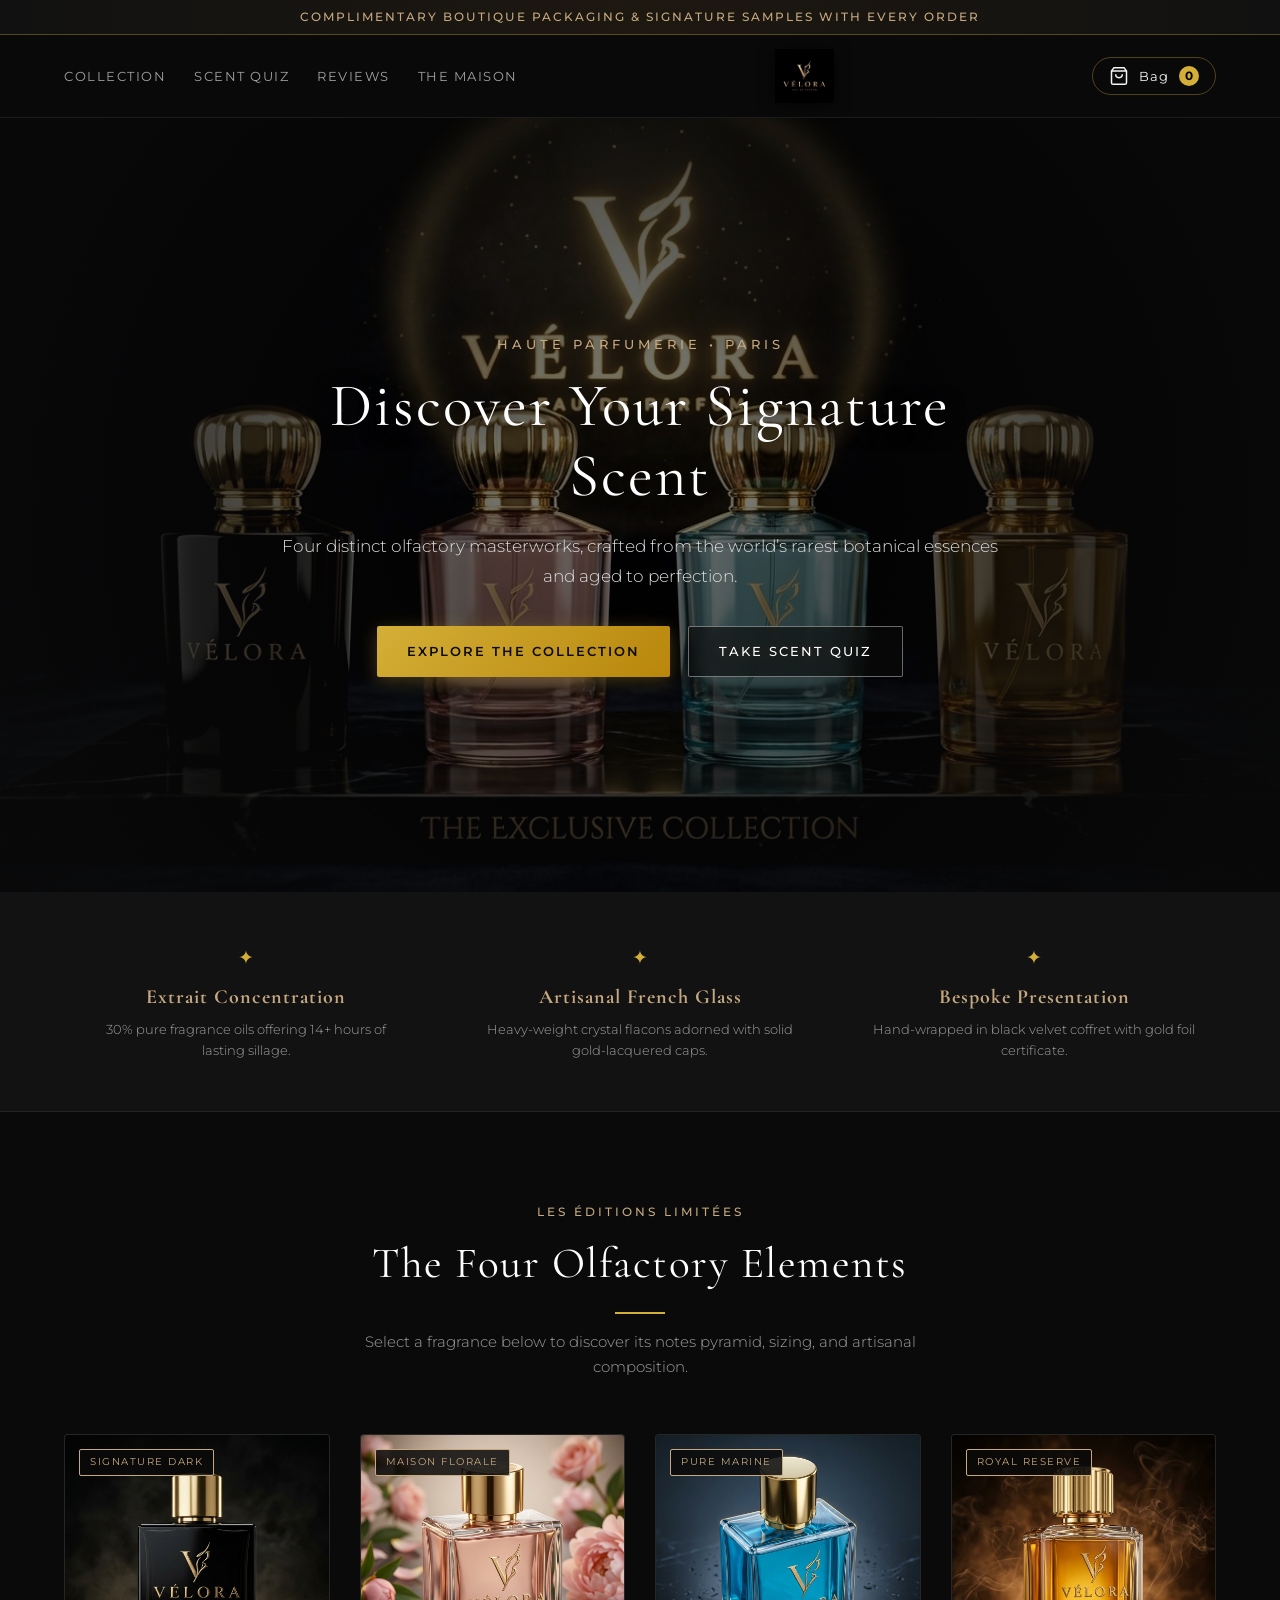
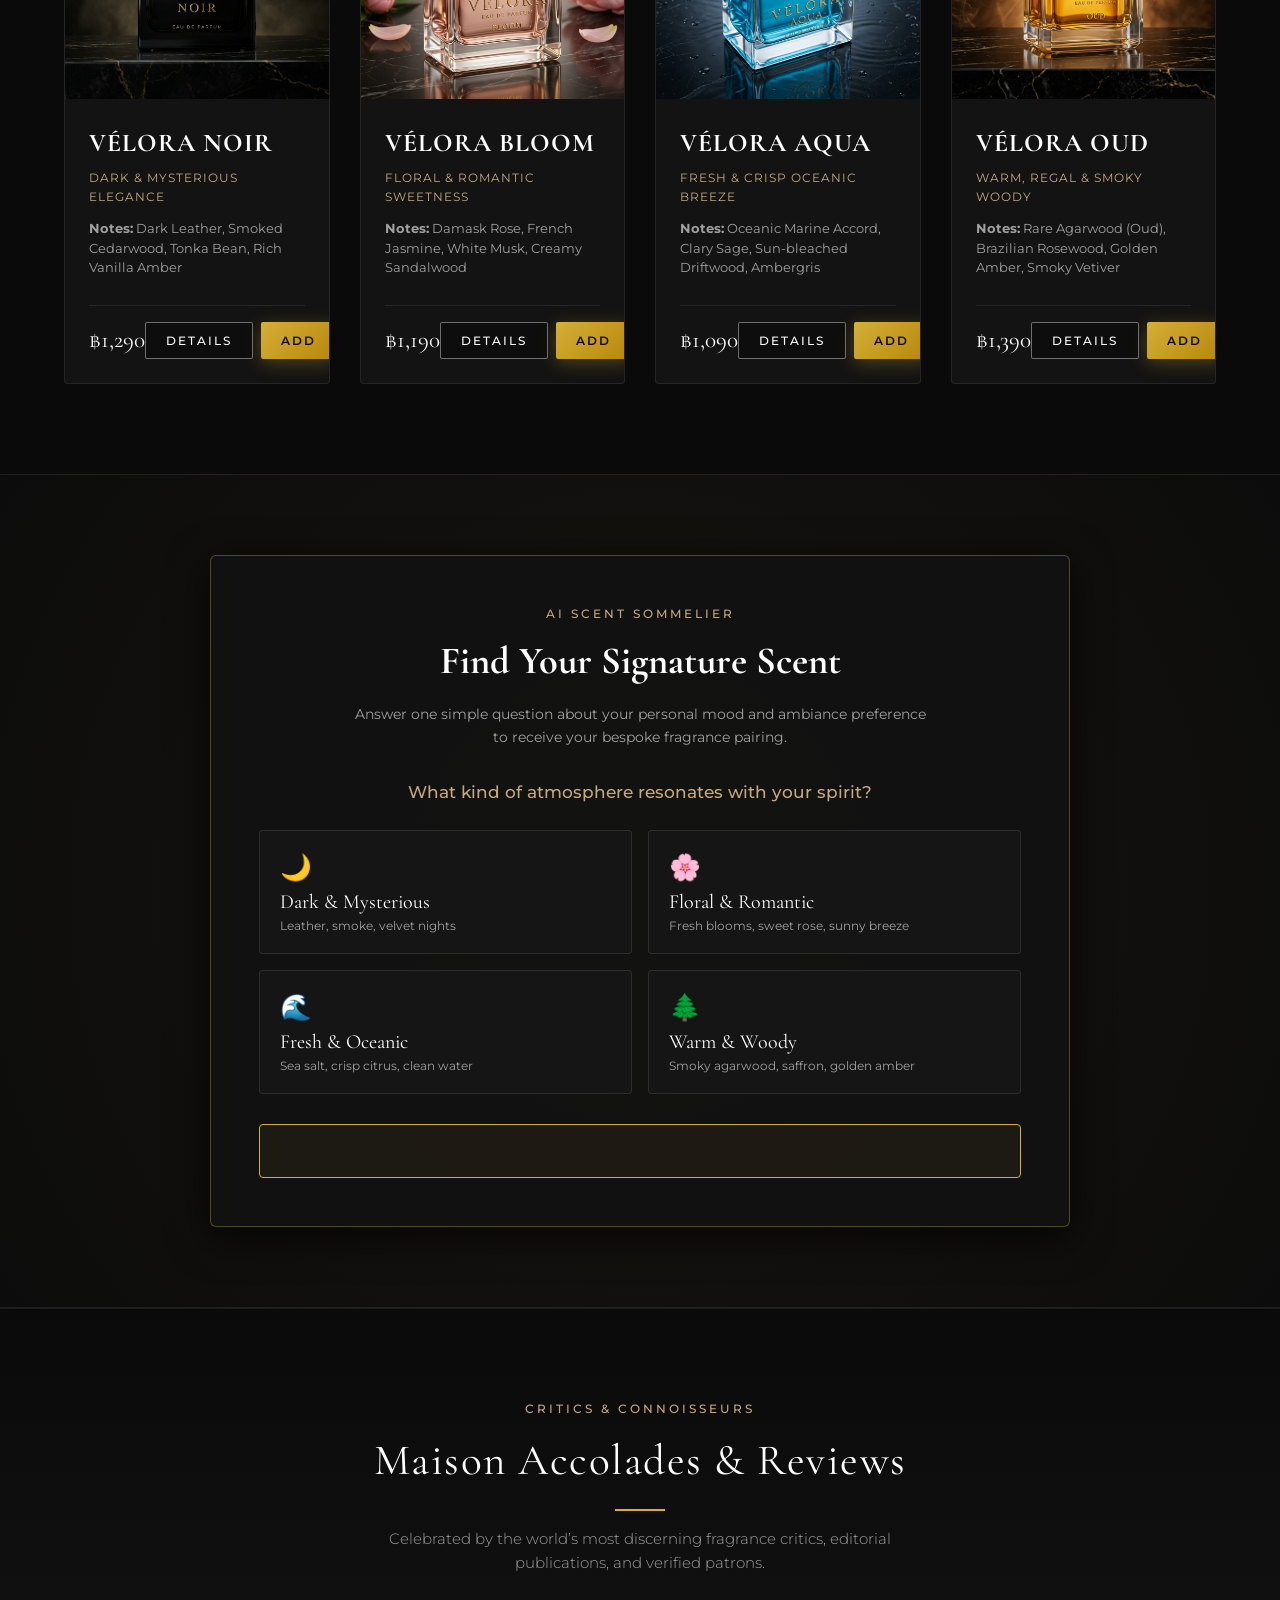
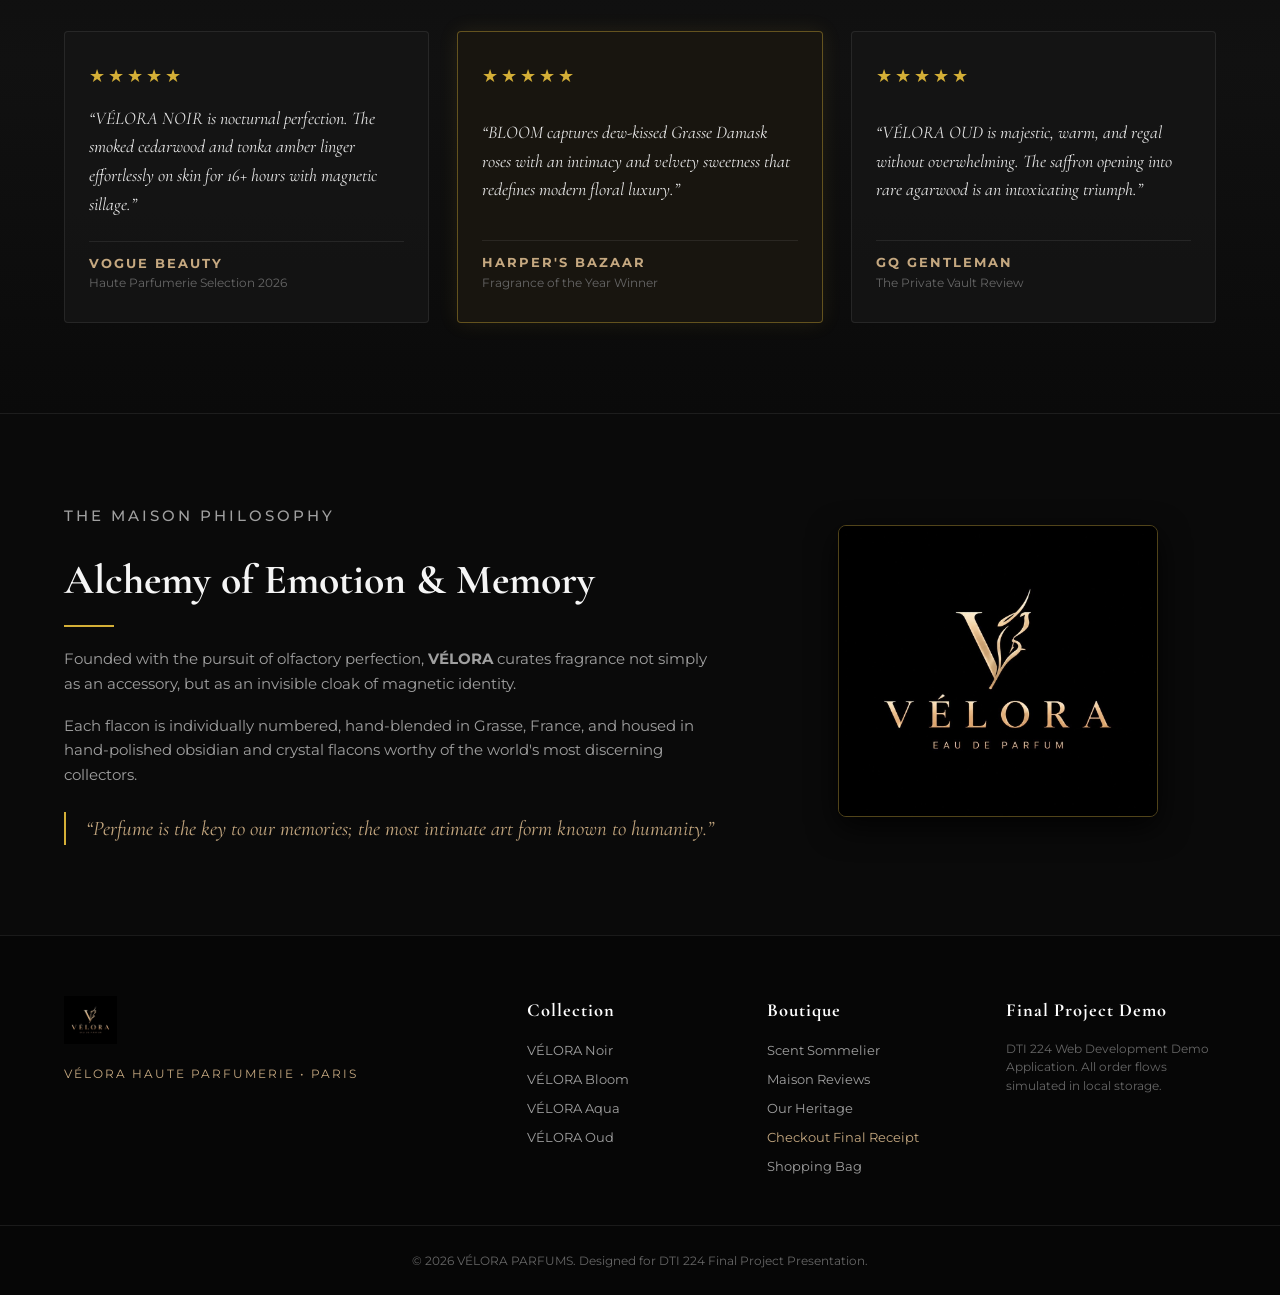
<file: index.html>
<!DOCTYPE html>
<html lang="en">
<head>
  <meta charset="UTF-8" />
  <meta name="viewport" content="width=device-width, initial-scale=1.0" />
  <title>VÉLORA Parfums — Haute Parfumerie</title>
  <link rel="preconnect" href="https://fonts.googleapis.com">
  <link rel="preconnect" href="https://fonts.gstatic.com">
  <link href="https://fonts.googleapis.com/css2?family=Cormorant+Garamond:ital,wght@0,300;0,400;0,600;0,700;1,400&family=Montserrat:wght@200;300;400;500;600&display=swap" rel="stylesheet">
  <link rel="stylesheet" href="style.css" />
</head>
<body>
  <!-- Top Announcement Bar -->
  <div class="top-bar">
    <span>COMPLIMENTARY BOUTIQUE PACKAGING & SIGNATURE SAMPLES WITH EVERY ORDER</span>
  </div>

  <!-- Navigation -->
  <header class="header">
    <div class="container nav-container">
      <div class="nav-left">
        <a href="#collection" class="nav-link">Collection</a>
        <a href="#quiz" class="nav-link">Scent Quiz</a>
        <a href="#reviews" class="nav-link">Reviews</a>
        <a href="#story" class="nav-link">The Maison</a>
      </div>

      <a href="#" class="brand-logo">
        <img src="assets/images/logo.jpg" alt="VÉLORA Parfums Logo" class="nav-logo-img" />
      </a>

      <div class="nav-right">
        <button id="cartBtn" class="cart-btn" aria-label="View Shopping Bag">
          <svg class="cart-icon" width="20" height="20" viewBox="0 0 24 24" fill="none" stroke="currentColor" stroke-width="1.8">
            <path d="M6 2L3 6v14a2 2 0 0 0 2 2h14a2 2 0 0 0 2-2V6l-3-4z"></path>
            <line x1="3" y1="6" x2="21" y2="6"></line>
            <path d="M16 10a4 4 0 0 1-8 0"></path>
          </svg>
          <span class="cart-label">Bag</span>
          <span id="cartCount" class="cart-badge">0</span>
        </button>
      </div>
    </div>
  </header>

  <!-- Hero Section -->
  <section class="hero-section">
    <div class="hero-image-wrap">
      <img src="assets/images/hero.jpg" alt="VÉLORA The Exclusive Collection" class="hero-bg-img" />
      <div class="hero-overlay"></div>
    </div>
    <div class="hero-content">
      <p class="hero-eyebrow">HAUTE PARFUMERIE • PARIS</p>
      <h1 class="hero-title">Discover Your Signature Scent</h1>
      <p class="hero-subtitle">Four distinct olfactory masterworks, crafted from the world’s rarest botanical essences and aged to perfection.</p>
      <div class="hero-actions">
        <a href="#collection" class="btn btn-gold">Explore The Collection</a>
        <a href="#quiz" class="btn btn-outline">Take Scent Quiz</a>
      </div>
    </div>
  </section>

  <!-- Brand Highlights Banner -->
  <section class="perks-section">
    <div class="container perks-grid">
      <div class="perk-item">
        <span class="perk-icon">✦</span>
        <h4>Extrait Concentration</h4>
        <p>30% pure fragrance oils offering 14+ hours of lasting sillage.</p>
      </div>
      <div class="perk-item">
        <span class="perk-icon">✦</span>
        <h4>Artisanal French Glass</h4>
        <p>Heavy-weight crystal flacons adorned with solid gold-lacquered caps.</p>
      </div>
      <div class="perk-item">
        <span class="perk-icon">✦</span>
        <h4>Bespoke Presentation</h4>
        <p>Hand-wrapped in black velvet coffret with gold foil certificate.</p>
      </div>
    </div>
  </section>

  <!-- Collection Section -->
  <section id="collection" class="collection-section">
    <div class="container">
      <div class="section-header">
        <p class="section-tag">LES ÉDITIONS LIMITÉES</p>
        <h2 class="section-title">The Four Olfactory Elements</h2>
        <div class="gold-divider"></div>
        <p class="section-desc">Select a fragrance below to discover its notes pyramid, sizing, and artisanal composition.</p>
      </div>

      <div class="products-grid" id="productsGrid">
        <!-- Injected via JavaScript -->
      </div>
    </div>
  </section>

  <!-- Scent Quiz Section -->
  <section id="quiz" class="quiz-section">
    <div class="container quiz-container">
      <div class="quiz-card">
        <div class="quiz-header">
          <p class="section-tag">AI SCENT SOMMELIER</p>
          <h2 class="quiz-title">Find Your Signature Scent</h2>
          <p class="quiz-subtitle">Answer one simple question about your personal mood and ambiance preference to receive your bespoke fragrance pairing.</p>
        </div>

        <div class="quiz-body">
          <p class="quiz-prompt">What kind of atmosphere resonates with your spirit?</p>
          <div class="quiz-options">
            <button class="quiz-option-btn" data-perfume="noir">
              <span class="option-icon">🌙</span>
              <span class="option-title">Dark & Mysterious</span>
              <span class="option-desc">Leather, smoke, velvet nights</span>
            </button>
            <button class="quiz-option-btn" data-perfume="bloom">
              <span class="option-icon">🌸</span>
              <span class="option-title">Floral & Romantic</span>
              <span class="option-desc">Fresh blooms, sweet rose, sunny breeze</span>
            </button>
            <button class="quiz-option-btn" data-perfume="aqua">
              <span class="option-icon">🌊</span>
              <span class="option-title">Fresh & Oceanic</span>
              <span class="option-desc">Sea salt, crisp citrus, clean water</span>
            </button>
            <button class="quiz-option-btn" data-perfume="oud">
              <span class="option-icon">🌲</span>
              <span class="option-title">Warm & Woody</span>
              <span class="option-desc">Smoky agarwood, saffron, golden amber</span>
            </button>
          </div>

          <div id="quizResult" class="quiz-result hidden">
            <!-- Populated on quiz selection -->
          </div>
        </div>
      </div>
    </div>
  </section>

  <!-- Customer Reviews & Editorial Accolades -->
  <section id="reviews" class="reviews-section">
    <div class="container">
      <div class="section-header">
        <p class="section-tag">CRITICS & CONNOISSEURS</p>
        <h2 class="section-title">Maison Accolades & Reviews</h2>
        <div class="gold-divider"></div>
        <p class="section-desc">Celebrated by the world’s most discerning fragrance critics, editorial publications, and verified patrons.</p>
      </div>

      <div class="reviews-grid">
        <div class="review-card">
          <div class="review-stars">★★★★★</div>
          <p class="review-quote">“VÉLORA NOIR is nocturnal perfection. The smoked cedarwood and tonka amber linger effortlessly on skin for 16+ hours with magnetic sillage.”</p>
          <div class="review-author">
            <strong>VOGUE BEAUTY</strong>
            <span>Haute Parfumerie Selection 2026</span>
          </div>
        </div>

        <div class="review-card highlight-review">
          <div class="review-stars">★★★★★</div>
          <p class="review-quote">“BLOOM captures dew-kissed Grasse Damask roses with an intimacy and velvety sweetness that redefines modern floral luxury.”</p>
          <div class="review-author">
            <strong>HARPER'S BAZAAR</strong>
            <span>Fragrance of the Year Winner</span>
          </div>
        </div>

        <div class="review-card">
          <div class="review-stars">★★★★★</div>
          <p class="review-quote">“VÉLORA OUD is majestic, warm, and regal without overwhelming. The saffron opening into rare agarwood is an intoxicating triumph.”</p>
          <div class="review-author">
            <strong>GQ GENTLEMAN</strong>
            <span>The Private Vault Review</span>
          </div>
        </div>
      </div>
    </div>
  </section>

  <!-- The Maison Story -->
  <section id="story" class="story-section">
    <div class="container story-grid">
      <div class="story-text">
        <p class="section-tag">THE MAISON PHILOSOPHY</p>
        <h2 class="story-title">Alchemy of Emotion & Memory</h2>
        <div class="gold-divider-left"></div>
        <p>Founded with the pursuit of olfactory perfection, <strong>VÉLORA</strong> curates fragrance not simply as an accessory, but as an invisible cloak of magnetic identity.</p>
        <p>Each flacon is individually numbered, hand-blended in Grasse, France, and housed in hand-polished obsidian and crystal flacons worthy of the world's most discerning collectors.</p>
        <div class="story-quote">
          “Perfume is the key to our memories; the most intimate art form known to humanity.”
        </div>
      </div>
      <div class="story-image-wrap">
        <img src="assets/images/logo.jpg" alt="VÉLORA Emblem" class="story-img" />
      </div>
    </div>
  </section>

  <!-- Footer -->
  <footer class="footer">
    <div class="container footer-content">
      <div class="footer-brand">
        <img src="assets/images/logo.jpg" alt="VÉLORA" class="footer-logo-img" />
        <p>VÉLORA HAUTE PARFUMERIE • PARIS</p>
      </div>
      <div class="footer-links">
        <div class="col">
          <h5>Collection</h5>
          <a href="#collection">VÉLORA Noir</a>
          <a href="#collection">VÉLORA Bloom</a>
          <a href="#collection">VÉLORA Aqua</a>
          <a href="#collection">VÉLORA Oud</a>
        </div>
        <div class="col">
          <h5>Boutique</h5>
          <a href="#quiz">Scent Sommelier</a>
          <a href="#reviews">Maison Reviews</a>
          <a href="#story">Our Heritage</a>
          <a href="receipt.html" class="gold-link">Checkout Final Receipt</a>
          <a href="#cartBtn" id="footerBagLink">Shopping Bag</a>
        </div>
        <div class="col">
          <h5>Final Project Demo</h5>
          <p class="footer-note">DTI 224 Web Development Demo Application. All order flows simulated in local storage.</p>
        </div>
      </div>
    </div>
    <div class="footer-bottom">
      <p>© 2026 VÉLORA PARFUMS. Designed for DTI 224 Final Project Presentation.</p>
    </div>
  </footer>

  <!-- Product Detail Modal -->
  <div id="productModal" class="modal-backdrop hidden">
    <div class="modal-box product-modal-box">
      <button class="modal-close" id="closeProductModalBtn">&times;</button>
      <div class="modal-product-content" id="modalProductContent">
        <!-- Injected dynamically -->
      </div>
    </div>
  </div>

  <!-- Shopping Cart Drawer -->
  <div id="cartDrawer" class="cart-drawer-backdrop hidden">
    <div class="cart-drawer">
      <div class="cart-drawer-header">
        <div class="cart-drawer-title-wrap">
          <h3 class="cart-drawer-title">Your Fragrance Bag</h3>
          <span id="cartDrawerCount" class="cart-item-count">0 items</span>
        </div>
        <button class="drawer-close" id="closeCartBtn">&times;</button>
      </div>

      <div class="cart-items" id="cartItemsList">
        <!-- Dynamic Items -->
      </div>

      <div class="cart-drawer-footer">
        <div class="cart-summary-line">
          <span>Complimentary Delivery</span>
          <span class="gold-text">FREE</span>
        </div>
        <div class="cart-summary-line subtotal-line">
          <span>Subtotal</span>
          <span id="cartSubtotal" class="subtotal-val">฿0</span>
        </div>
        <button id="checkoutBtn" class="btn btn-gold btn-block" onclick="openCheckout()">Proceed to Checkout</button>
      </div>
    </div>
  </div>

  <!-- Checkout Modal -->
  <div id="checkoutModal" class="modal-backdrop hidden">
    <div class="modal-box checkout-modal-box">
      <button class="modal-close" id="closeCheckoutBtn">&times;</button>
      
      <!-- Checkout Form View -->
      <div id="checkoutFormView">
        <div class="checkout-header">
          <div class="checkout-header-flex">
            <div>
              <p class="section-tag">BOUTIQUE CHECKOUT</p>
              <h3 class="checkout-title">Complete Your Acquisition</h3>
              <p class="checkout-desc">Enter your delivery details and choose your bespoke payment preference.</p>
            </div>
            <button type="button" class="btn btn-outline btn-sm autofill-btn" onclick="autoFillDemoData()" title="Quick fill realistic data for presentation">
              <span>⚡ Auto-Fill Demo</span>
            </button>
          </div>
        </div>

        <form id="checkoutForm" onsubmit="handlePlaceOrder(event)">
          <div class="checkout-grid-layout">
            <!-- Left Column: Customer & Delivery Details -->
            <div class="checkout-main-col">
              <!-- Step 1: Client Information -->
              <div class="checkout-step-block">
                <h4 class="step-title"><span class="step-num">1</span> Client & Delivery Information</h4>
                <div class="form-row">
                  <div class="form-group">
                    <label for="custName">Full Name *</label>
                    <input type="text" id="custName" required placeholder="e.g. Sir / Lady Henderson" />
                  </div>
                  <div class="form-group">
                    <label for="custPhone">Phone Number *</label>
                    <input type="tel" id="custPhone" required placeholder="e.g. +66 81 234 5678" />
                  </div>
                </div>

                <div class="form-group">
                  <label for="custEmail">Email Address (For Digital Invoice & Tracking) *</label>
                  <input type="email" id="custEmail" required placeholder="e.g. client@luxury.com" />
                </div>

                <div class="form-group">
                  <label for="custAddress">Delivery Address *</label>
                  <textarea id="custAddress" required rows="2" placeholder="Residence / Suite Number, Street, District, Bangkok / City, Postal Code"></textarea>
                </div>

                <div class="form-group">
                  <label>Delivery Method</label>
                  <div class="delivery-options">
                    <label class="delivery-radio active">
                      <input type="radio" name="deliveryMethod" value="White-Glove Standard Delivery (1-2 Days)" checked />
                      <div class="delivery-meta">
                        <span class="delivery-name">Complimentary White-Glove Courier (1-2 Days)</span>
                        <span class="delivery-price gold-text">FREE</span>
                      </div>
                    </label>
                    <label class="delivery-radio">
                      <input type="radio" name="deliveryMethod" value="VIP Same-Day Express (Bangkok Only)" />
                      <div class="delivery-meta">
                        <span class="delivery-name">VIP Same-Day Chauffeur Delivery (Bangkok Metro)</span>
                        <span class="delivery-price">฿150</span>
                      </div>
                    </label>
                  </div>
                </div>
              </div>

              <!-- Step 2: Bespoke Gifting Service -->
              <div class="checkout-step-block">
                <h4 class="step-title"><span class="step-num">2</span> Bespoke Gifting & Packaging</h4>
                <div class="gift-option-wrap">
                  <label class="gift-checkbox-label">
                    <input type="checkbox" id="giftOptionToggle" />
                    <span>Include Complimentary Handwritten Calligraphy Gift Card</span>
                  </label>
                  <div id="giftDetailsContainer" class="gift-details hidden">
                    <div class="form-group">
                      <label for="giftRecipient">Recipient Name</label>
                      <input type="text" id="giftRecipient" placeholder="e.g. Dearest Elizabeth" />
                    </div>
                    <div class="form-group">
                      <label for="giftMessage">Personalized Message</label>
                      <textarea id="giftMessage" rows="2" placeholder="Write your words of devotion or celebration..."></textarea>
                    </div>
                  </div>
                </div>
              </div>

              <!-- Step 3: Payment Method -->
              <div class="checkout-step-block">
                <h4 class="step-title"><span class="step-num">3</span> Payment Preference</h4>
                <div class="payment-tabs">
                  <label class="pay-tab active" data-tab="promptpay">
                    <input type="radio" name="payment" value="PromptPay QR / Bank Transfer" checked />
                    <span class="pay-tab-icon">⚡</span>
                    <span>PromptPay QR</span>
                  </label>
                  <label class="pay-tab" data-tab="card">
                    <input type="radio" name="payment" value="Credit / Debit Card" />
                    <span class="pay-tab-icon">💳</span>
                    <span>Credit Card</span>
                  </label>
                  <label class="pay-tab" data-tab="cod">
                    <input type="radio" name="payment" value="Cash On Delivery (VIP Concierge)" />
                    <span class="pay-tab-icon">🤝</span>
                    <span>Cash on Delivery</span>
                  </label>
                </div>

                <!-- PromptPay Details Panel -->
                <div id="panelPromptpay" class="payment-detail-panel">
                  <div class="promptpay-box">
                    <div class="qr-visual">
                      <!-- SVG PromptPay QR Graphic -->
                      <svg class="qr-svg" viewBox="0 0 100 100" width="110" height="110">
                        <rect width="100" height="100" fill="#ffffff" rx="4"/>
                        <!-- QR finder corners -->
                        <rect x="10" y="10" width="24" height="24" fill="#000"/>
                        <rect x="14" y="14" width="16" height="16" fill="#fff"/>
                        <rect x="17" y="17" width="10" height="10" fill="#000"/>
                        <rect x="66" y="10" width="24" height="24" fill="#000"/>
                        <rect x="70" y="14" width="16" height="16" fill="#fff"/>
                        <rect x="73" y="17" width="10" height="10" fill="#000"/>
                        <rect x="10" y="66" width="24" height="24" fill="#000"/>
                        <rect x="14" y="70" width="16" height="16" fill="#fff"/>
                        <rect x="17" y="73" width="10" height="10" fill="#000"/>
                        <!-- Data clusters -->
                        <rect x="38" y="12" width="6" height="6" fill="#000"/>
                        <rect x="48" y="18" width="6" height="6" fill="#000"/>
                        <rect x="38" y="26" width="6" height="6" fill="#000"/>
                        <rect x="52" y="26" width="6" height="6" fill="#000"/>
                        <rect x="12" y="38" width="6" height="6" fill="#000"/>
                        <rect x="22" y="44" width="6" height="6" fill="#000"/>
                        <rect x="38" y="42" width="8" height="8" fill="#d4af37"/>
                        <rect x="48" y="48" width="6" height="6" fill="#000"/>
                        <rect x="64" y="38" width="8" height="6" fill="#000"/>
                        <rect x="76" y="46" width="12" height="6" fill="#000"/>
                        <rect x="38" y="66" width="6" height="6" fill="#000"/>
                        <rect x="46" y="72" width="6" height="6" fill="#000"/>
                        <rect x="64" y="66" width="6" height="6" fill="#000"/>
                        <rect x="76" y="76" width="8" height="8" fill="#000"/>
                        <rect x="54" y="80" width="6" height="6" fill="#000"/>
                      </svg>
                      <span class="qr-tag">Scan with any Thai Banking App</span>
                    </div>
                    <div class="promptpay-info">
                      <p class="bank-title">Kasikornbank (KBANK)</p>
                      <p class="acc-number">Account No: <strong>128-8-94120-1</strong></p>
                      <p class="acc-name">Name: VÉLORA HAUTE PARFUMERIE CO., LTD.</p>
                      <p class="acc-note">Instant verification upon order placement.</p>
                      
                      <div class="slip-upload-wrap">
                        <label for="slipUpload" class="slip-label">Attach Transfer Slip (Optional / Simulated):</label>
                        <input type="file" id="slipUpload" accept="image/*" class="slip-input" />
                        <div id="slipPreview" class="slip-preview hidden"></div>
                      </div>
                    </div>
                  </div>
                </div>

                <!-- Credit Card Panel -->
                <div id="panelCard" class="payment-detail-panel hidden">
                  <div class="card-inputs-wrap">
                    <div class="form-group">
                      <label for="cardHolder">Name on Card</label>
                      <input type="text" id="cardHolder" placeholder="Sir Alex Henderson" />
                    </div>
                    <div class="form-group">
                      <label for="cardNumber">Card Number</label>
                      <input type="text" id="cardNumber" maxlength="19" placeholder="4123 •••• •••• 8890" />
                    </div>
                    <div class="form-row">
                      <div class="form-group">
                        <label for="cardExpiry">Expiry Date</label>
                        <input type="text" id="cardExpiry" maxlength="5" placeholder="MM / YY" />
                      </div>
                      <div class="form-group">
                        <label for="cardCvv">Security CVV</label>
                        <input type="text" id="cardCvv" maxlength="4" placeholder="CVC" />
                      </div>
                    </div>
                    <p class="card-security-note">🔒 Encrypted via TLS 1.3 Haute Security Standards.</p>
                  </div>
                </div>

                <!-- Cash On Delivery Panel -->
                <div id="panelCod" class="payment-detail-panel hidden">
                  <div class="cod-box">
                    <p class="cod-icon">🤝</p>
                    <p class="cod-title">Concierge Cash / Card on Delivery</p>
                    <p class="cod-text">Our white-glove courier will present your sealed VÉLORA coffret for inspection. You may complete payment via cash or mobile QR directly to the courier.</p>
                  </div>
                </div>
              </div>
            </div>

            <!-- Right Column: Order Summary & Voucher -->
            <div class="checkout-summary-col">
              <div class="summary-card">
                <h4 class="summary-card-title">Bag Summary</h4>
                
                <!-- Items Mini List -->
                <div class="checkout-items-list" id="checkoutItemsMini">
                  <!-- Injected dynamically -->
                </div>

                <!-- Voucher Code Section -->
                <div class="voucher-box">
                  <label for="voucherCode">Promotional Voucher</label>
                  <div class="voucher-input-group">
                    <input type="text" id="voucherCode" placeholder="Try 'VELORA10' or 'VIP300'" />
                    <button type="button" id="applyVoucherBtn" class="btn btn-outline btn-sm">Apply</button>
                  </div>
                  <p id="voucherFeedback" class="voucher-feedback hidden"></p>
                </div>

                <!-- Calculations Breakdown -->
                <div class="summary-lines">
                  <div class="summary-line">
                    <span>Subtotal</span>
                    <span id="summarySubtotal">฿0</span>
                  </div>
                  <div id="summaryDiscountRow" class="summary-line discount-line hidden">
                    <span>VIP Privilege Discount</span>
                    <span id="summaryDiscount" class="gold-text">-฿0</span>
                  </div>
                  <div class="summary-line">
                    <span>White-Glove Shipping</span>
                    <span id="summaryShipping" class="gold-text">COMPLIMENTARY</span>
                  </div>
                  <div class="summary-line">
                    <span>Luxury Coffret Packaging</span>
                    <span class="gold-text">INCLUDED</span>
                  </div>
                  <div class="summary-divider"></div>
                  <div class="summary-line total-line">
                    <span>Total Amount</span>
                    <strong id="checkoutTotal" class="gold-text">฿0</strong>
                  </div>
                </div>

                <button type="submit" class="btn btn-gold btn-block btn-place-order">
                  <span>Confirm Acquisition</span>
                  <span class="btn-arrow">→</span>
                </button>

                <p class="checkout-assurance">
                  <span>✦ 100% Authentic Maison Guarantee</span>
                  <span>✦ Complimentary Signature Samples</span>
                </p>
              </div>
            </div>
          </div>
        </form>
      </div>

      <!-- Success View (Order Receipt & Certificate of Authenticity) -->
      <div id="orderSuccessView" class="success-view hidden">
        <div class="receipt-outer-container">
          <div class="receipt-actions-top">
            <button type="button" class="btn btn-gold btn-sm" onclick="downloadOrderReceiptPDF()">
              <span style="margin-right: 6px;">📥</span> Download PDF Receipt
            </button>
            <button type="button" class="btn btn-outline btn-sm" onclick="viewOrderReceiptPDF()">
              <span style="margin-right: 6px;">👁️</span> View PDF
            </button>
            <button type="button" class="btn btn-outline btn-sm" onclick="printReceipt()">
              <span style="margin-right: 6px;">🖨️</span> Print A4
            </button>
            <a href="receipt.html" class="btn btn-outline btn-sm">
              <span style="margin-right: 6px;">↗</span> Dedicated Page
            </a>
            <button type="button" class="btn btn-outline btn-sm" onclick="downloadReceiptTxt()">
              <span style="margin-right: 6px;">📄</span> Text Record
            </button>
          </div>

          <!-- The Certificate & Invoice Box (Printable) -->
          <div class="official-receipt-box" id="orderReceipt">
            <!-- Dynamically populated in app.js -->
          </div>

          <div class="receipt-actions-bottom">
            <button class="btn btn-gold btn-block" id="finishOrderBtn">Continue Exploring VÉLORA</button>
          </div>
        </div>
      </div>
    </div>
  </div>

  <!-- Notification Toast -->
  <div id="toast" class="toast-notification hidden">
    <span id="toastMsg">Added to Bag</span>
  </div>

  <script src="assets/js/html2pdf.bundle.min.js"></script>
  <script src="app.js"></script>
</body>
</html>
</file>
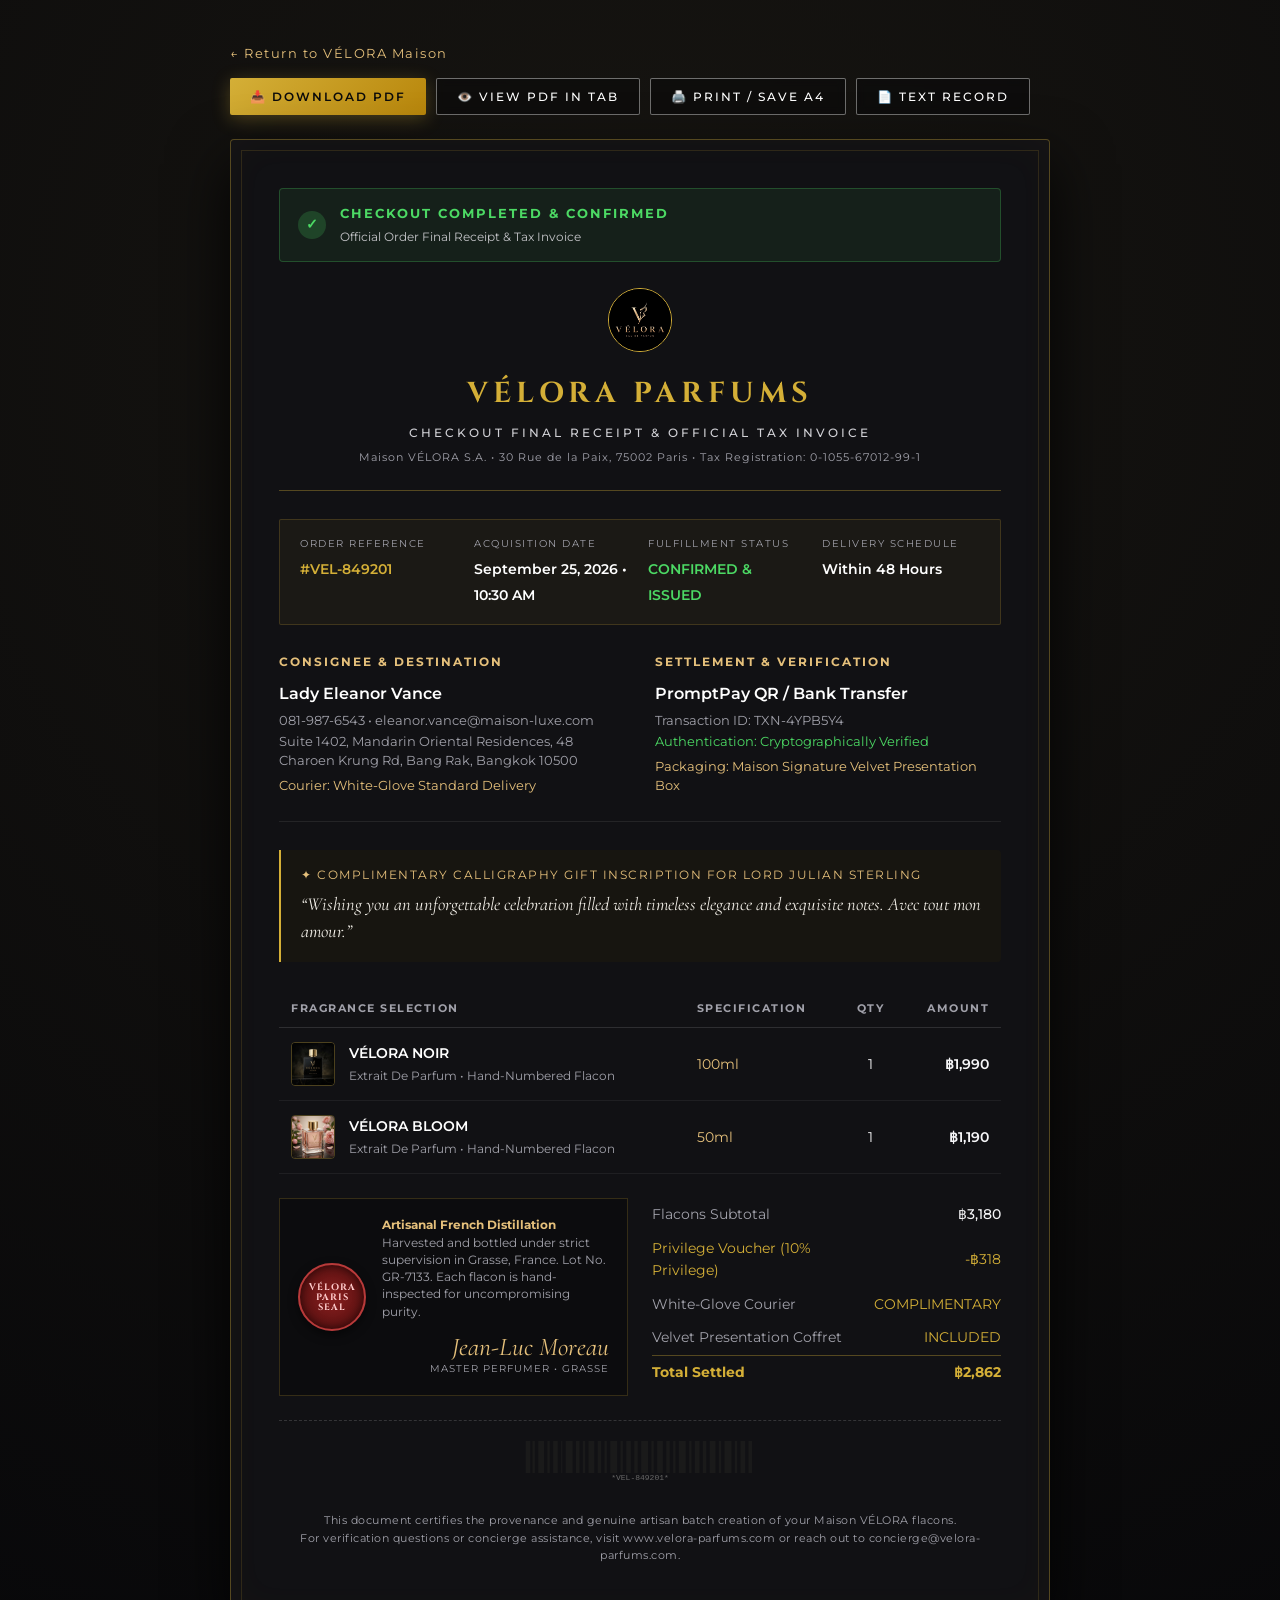
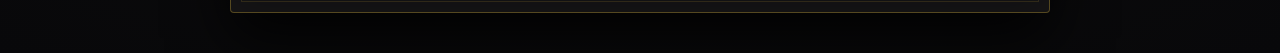
<file: receipt.html>
<!DOCTYPE html>
<html lang="en">
<head>
  <meta charset="UTF-8" />
  <meta name="viewport" content="width=device-width, initial-scale=1.0" />
  <title>VÉLORA Parfums — Checkout Final Receipt & Official Tax Invoice</title>
  <link rel="preconnect" href="https://fonts.googleapis.com">
  <link rel="preconnect" href="https://fonts.gstatic.com" crossorigin>
  <link href="https://fonts.googleapis.com/css2?family=Cinzel:wght@400;600;700&family=Cormorant+Garamond:ital,wght@0,400;0,600;1,400;1,600&family=Montserrat:wght@300;400;500;600&display=swap" rel="stylesheet">
  <link rel="stylesheet" href="style.css" />
  <style>
    :root {
      --bg-cert: #0a0a0c;
      --paper-bg: #111114;
      --gold-foil: #d4af37;
      --gold-champagne: #e5c07b;
      --text-main: #f5f5f7;
      --text-sub: #a1a1aa;
      --border-lux: rgba(212, 175, 55, 0.35);
    }

    body {
      background: radial-gradient(circle at 50% 20%, #171511 0%, #08080a 100%);
      color: var(--text-main);
      font-family: 'Montserrat', sans-serif;
      margin: 0;
      padding: 40px 20px;
      min-height: 100vh;
      display: flex;
      flex-direction: column;
      align-items: center;
    }

    .top-toolbar {
      width: 100%;
      max-width: 820px;
      display: flex;
      justify-content: space-between;
      align-items: center;
      margin-bottom: 24px;
      flex-wrap: wrap;
      gap: 12px;
    }

    .toolbar-left a {
      color: var(--gold-champagne);
      text-decoration: none;
      font-size: 0.82rem;
      letter-spacing: 1.5px;
      display: inline-flex;
      align-items: center;
      gap: 8px;
      transition: var(--transition);
    }

    .toolbar-left a:hover {
      color: #fff;
    }

    .toolbar-actions {
      display: flex;
      gap: 10px;
    }

    .checkout-success-banner {
      background: rgba(76, 217, 100, 0.08);
      border: 1px solid rgba(76, 217, 100, 0.25);
      border-radius: 4px;
      padding: 14px 18px;
      margin-bottom: 26px;
      display: flex;
      align-items: center;
      gap: 14px;
    }

    .success-icon {
      width: 28px;
      height: 28px;
      min-width: 28px;
      border-radius: 50%;
      background: rgba(76, 217, 100, 0.2);
      color: #4cd964;
      display: flex;
      align-items: center;
      justify-content: center;
      font-weight: 700;
      font-size: 0.9rem;
    }

    .certificate-card {
      background: var(--paper-bg);
      border: 1px solid var(--border-lux);
      box-shadow: 0 25px 60px rgba(0, 0, 0, 0.85), inset 0 0 40px rgba(212, 175, 55, 0.03);
      max-width: 820px;
      width: 100%;
      padding: 48px;
      border-radius: 4px;
      position: relative;
      box-sizing: border-box;
    }

    /* Double luxury gold border effect */
    .certificate-card::before {
      content: '';
      position: absolute;
      top: 10px;
      left: 10px;
      right: 10px;
      bottom: 10px;
      border: 1px solid rgba(212, 175, 55, 0.15);
      pointer-events: none;
    }

    .cert-header {
      text-align: center;
      border-bottom: 1px solid var(--border-lux);
      padding-bottom: 24px;
      margin-bottom: 28px;
    }

    .cert-logo {
      width: 64px;
      height: 64px;
      border-radius: 50%;
      border: 1px solid var(--gold-foil);
      margin-bottom: 12px;
      object-fit: cover;
    }

    .cert-brand-title {
      font-family: 'Cinzel', serif;
      font-size: 1.8rem;
      letter-spacing: 5px;
      color: var(--gold-foil);
      margin: 0 0 6px 0;
    }

    .cert-doc-type {
      font-size: 0.76rem;
      letter-spacing: 3px;
      color: #d1d1d6;
      margin: 0 0 6px 0;
      text-transform: uppercase;
      font-weight: 500;
    }

    .cert-legal-meta {
      font-size: 0.68rem;
      color: var(--text-sub);
      letter-spacing: 1px;
      margin: 0;
    }

    .cert-meta-ribbon {
      display: grid;
      grid-template-columns: repeat(4, 1fr);
      gap: 16px;
      background: rgba(212, 175, 55, 0.05);
      border: 1px solid rgba(212, 175, 55, 0.2);
      border-radius: 2px;
      padding: 16px 20px;
      margin-bottom: 28px;
    }

    .meta-box-label {
      font-size: 0.64rem;
      letter-spacing: 1.5px;
      text-transform: uppercase;
      color: var(--text-sub);
      display: block;
      margin-bottom: 4px;
    }

    .meta-box-val {
      font-size: 0.88rem;
      font-weight: 600;
      color: #fff;
    }

    .cert-parties-grid {
      display: grid;
      grid-template-columns: 1fr 1fr;
      gap: 30px;
      margin-bottom: 28px;
      border-bottom: 1px solid rgba(255, 255, 255, 0.08);
      padding-bottom: 24px;
    }

    .party-title {
      font-size: 0.72rem;
      letter-spacing: 2px;
      text-transform: uppercase;
      color: var(--gold-champagne);
      margin: 0 0 10px 0;
    }

    .party-name {
      font-size: 1rem;
      font-weight: 600;
      color: #fff;
      margin: 0 0 4px 0;
    }

    .party-sub {
      font-size: 0.8rem;
      color: var(--text-sub);
      margin: 2px 0;
      line-height: 1.5;
    }

    .gift-inscription-box {
      background: rgba(26, 23, 16, 0.8);
      border-left: 2px solid var(--gold-foil);
      padding: 16px 20px;
      border-radius: 0 4px 4px 0;
      margin-bottom: 28px;
    }

    .gift-inscription-title {
      font-size: 0.72rem;
      letter-spacing: 1.5px;
      color: var(--gold-champagne);
      text-transform: uppercase;
      margin: 0 0 6px 0;
    }

    .gift-inscription-body {
      font-family: 'Cormorant Garamond', serif;
      font-style: italic;
      font-size: 1.15rem;
      color: #f0ede6;
      margin: 0;
      line-height: 1.5;
    }

    .cert-items-table {
      width: 100%;
      border-collapse: collapse;
      margin-bottom: 24px;
    }

    .cert-items-table th {
      text-align: left;
      font-size: 0.68rem;
      letter-spacing: 1.5px;
      text-transform: uppercase;
      color: var(--text-sub);
      padding: 10px 12px;
      border-bottom: 1px solid rgba(255, 255, 255, 0.12);
    }

    .cert-items-table td {
      padding: 14px 12px;
      border-bottom: 1px solid rgba(255, 255, 255, 0.06);
      font-size: 0.85rem;
      vertical-align: middle;
    }

    .item-cell-flex {
      display: flex;
      align-items: center;
      gap: 14px;
    }

    .item-cell-img {
      width: 44px;
      height: 44px;
      border-radius: 4px;
      object-fit: cover;
      border: 1px solid rgba(212, 175, 55, 0.3);
    }

    .item-cell-name {
      font-weight: 600;
      color: #fff;
      margin: 0;
    }

    .item-cell-sub {
      font-size: 0.72rem;
      color: var(--text-sub);
      margin: 2px 0 0 0;
    }

    .financial-split-grid {
      display: grid;
      grid-template-columns: 1fr 1fr;
      gap: 24px;
      margin-top: 10px;
      margin-bottom: 24px;
    }

    .seal-wrap {
      border: 1px solid rgba(212, 175, 55, 0.2);
      padding: 18px;
      background: rgba(0, 0, 0, 0.3);
      display: flex;
      gap: 16px;
      align-items: center;
    }

    .wax-seal {
      width: 68px;
      height: 68px;
      min-width: 68px;
      border-radius: 50%;
      background: radial-gradient(circle, #8a1f1f 0%, #4a0c0c 100%);
      border: 2px solid #b83a3a;
      display: flex;
      flex-direction: column;
      align-items: center;
      justify-content: center;
      color: #ffcccc;
      font-family: 'Cinzel', serif;
      font-size: 0.58rem;
      font-weight: 700;
      letter-spacing: 1px;
      line-height: 1.1;
      text-align: center;
      box-shadow: inset 0 0 10px rgba(0,0,0,0.6), 0 4px 10px rgba(0,0,0,0.5);
    }

    .seal-desc {
      font-size: 0.72rem;
      color: var(--text-sub);
      line-height: 1.5;
    }

    .seal-desc strong {
      color: var(--gold-champagne);
    }

    .master-signature {
      margin-top: 12px;
      display: flex;
      flex-direction: column;
      align-items: flex-end;
    }

    .sig-name {
      font-family: 'Cormorant Garamond', cursive;
      font-style: italic;
      font-size: 1.6rem;
      color: var(--gold-champagne);
      line-height: 1.1;
    }

    .sig-title {
      font-size: 0.65rem;
      color: var(--text-sub);
      text-transform: uppercase;
      letter-spacing: 1px;
    }

    .totals-box table {
      width: 100%;
      border-collapse: collapse;
    }

    .totals-box td {
      padding: 6px 0;
      font-size: 0.85rem;
    }

    .totals-grand-row {
      border-top: 1px solid var(--border-lux);
      font-size: 1.15rem !important;
      font-weight: 700;
      color: var(--gold-foil) !important;
      padding-top: 10px !important;
    }

    .cert-barcode-box {
      text-align: center;
      border-top: 1px dashed rgba(255, 255, 255, 0.15);
      padding-top: 20px;
      margin-top: 24px;
    }

    .cert-footer-disclaimer {
      text-align: center;
      font-size: 0.68rem;
      color: var(--text-sub);
      margin-top: 24px;
      letter-spacing: 0.5px;
    }

    /* Print Specific Styling (Clean A4 Paper) */
    @media print {
      @page {
        size: A4;
        margin: 12mm;
      }

      body {
        display: block !important;
        min-height: auto !important;
        height: auto !important;
        background: #fff !important;
        color: #111 !important;
        padding: 0 !important;
        margin: 0 !important;
      }

      .top-toolbar {
        display: none !important;
      }

      .certificate-card {
        background: #fff !important;
        color: #111 !important;
        border: 2px solid #886a1f !important;
        box-shadow: none !important;
        padding: 24px !important;
        max-width: 100% !important;
      }

      .certificate-card::before {
        border-color: #886a1f !important;
      }

      .cert-brand-title {
        color: #886a1f !important;
      }

      .cert-doc-type, .cert-legal-meta, .party-sub, .seal-desc, .sig-title, .meta-box-label {
        color: #444 !important;
      }

      .party-name, .meta-box-val, .item-cell-name, #txtTotal {
        color: #111 !important;
      }

      .cert-meta-ribbon {
        background: #f7f6f2 !important;
        border-color: #d1c7a8 !important;
      }

      .gift-inscription-box {
        background: #faf8f5 !important;
        border-left: 3px solid #886a1f !important;
      }

      .gift-inscription-body {
        color: #222 !important;
      }

      .seal-wrap {
        background: #faf8f5 !important;
        border-color: #d1c7a8 !important;
      }

      .sig-name {
        color: #886a1f !important;
      }

      .totals-grand-row {
        color: #886a1f !important;
      }

      .cert-items-table th {
        color: #555 !important;
        border-bottom: 1px solid #ccc !important;
      }

      .cert-items-table td {
        color: #111 !important;
        border-bottom: 1px solid #e5e5e5 !important;
      }

      .item-cell-sub {
        color: #666 !important;
      }

      .totals-box td {
        color: #333 !important;
      }

      .totals-grand-row td {
        color: #886a1f !important;
      }

      .cert-footer-disclaimer {
        color: #777 !important;
      }

      .barcode-svg rect {
        fill: #111 !important;
      }

      .barcode-svg text {
        fill: #333 !important;
      }

      .checkout-success-banner {
        display: none !important;
      }

      * {
        -webkit-print-color-adjust: exact !important;
        print-color-adjust: exact !important;
      }
    }

    @media (max-width: 768px) {
      .certificate-card { padding: 24px 18px; }
      .cert-meta-ribbon { grid-template-columns: 1fr 1fr; }
      .cert-parties-grid { grid-template-columns: 1fr; gap: 16px; }
      .financial-split-grid { grid-template-columns: 1fr; }
    }
  </style>
</head>
<body>

  <!-- Top Action Toolbar -->
  <div class="top-toolbar">
    <div class="toolbar-left">
      <a href="index.html">
        <span>← Return to VÉLORA Maison</span>
      </a>
    </div>
    <div class="toolbar-actions">
      <button type="button" class="btn btn-gold btn-sm" onclick="downloadCertificatePDF()">
        <span>📥 Download PDF</span>
      </button>
      <button type="button" class="btn btn-outline btn-sm" onclick="viewCertificatePDF()">
        <span>👁️ View PDF in Tab</span>
      </button>
      <button type="button" class="btn btn-outline btn-sm" onclick="window.print()">
        <span>🖨️ Print / Save A4</span>
      </button>
      <button type="button" class="btn btn-outline btn-sm" onclick="exportReceiptText()">
        <span>📄 Text Record</span>
      </button>
    </div>
  </div>

  <!-- Luxury Certificate & Invoice Document -->
  <div class="certificate-card" id="certificateCard">
    <!-- Checkout Success Notification Banner -->
    <div class="checkout-success-banner">
      <span class="success-icon">✓</span>
      <div>
        <h4 style="margin: 0; color: #4cd964; letter-spacing: 2px; font-size: 0.84rem; text-transform: uppercase;">Checkout Completed & Confirmed</h4>
        <p style="margin: 3px 0 0 0; font-size: 0.76rem; color: #c4c4c8;">Official Order Final Receipt & Tax Invoice</p>
      </div>
    </div>

    <div class="cert-header">
      <img src="assets/images/logo.jpg" alt="VÉLORA Emblem" class="cert-logo" />
      <h1 class="cert-brand-title">VÉLORA PARFUMS</h1>
      <p class="cert-doc-type">Checkout Final Receipt & Official Tax Invoice</p>
      <p class="cert-legal-meta">Maison VÉLORA S.A. • 30 Rue de la Paix, 75002 Paris • Tax Registration: 0-1055-67012-99-1</p>
    </div>

    <!-- Meta Ribbon -->
    <div class="cert-meta-ribbon">
      <div>
        <span class="meta-box-label">Order Reference</span>
        <span class="meta-box-val" id="txtOrderNum" style="color: var(--gold-foil);">#VEL-849201</span>
      </div>
      <div>
        <span class="meta-box-label">Acquisition Date</span>
        <span class="meta-box-val" id="txtOrderDate">September 25, 2026</span>
      </div>
      <div>
        <span class="meta-box-label">Fulfillment Status</span>
        <span class="meta-box-val" style="color: #4cd964;">CONFIRMED & ISSUED</span>
      </div>
      <div>
        <span class="meta-box-label">Delivery Schedule</span>
        <span class="meta-box-val" id="txtDeliveryDays">Within 48 Hours</span>
      </div>
    </div>

    <!-- Parties Grid -->
    <div class="cert-parties-grid">
      <div>
        <h4 class="party-title">Consignee & Destination</h4>
        <p class="party-name" id="txtCustName">Lady Eleanor Vance</p>
        <p class="party-sub" id="txtCustContact">081-987-6543 • eleanor.vance@maison-luxe.com</p>
        <p class="party-sub" id="txtCustAddress">Suite 1402, Mandarin Oriental Residences, 48 Charoen Krung Rd, Bang Rak, Bangkok 10500</p>
        <p class="party-sub" style="color: var(--gold-champagne); margin-top: 6px;" id="txtDeliveryMethod">Courier: White-Glove Standard Delivery</p>
      </div>

      <div>
        <h4 class="party-title">Settlement & Verification</h4>
        <p class="party-name" id="txtPaymentMethod">PromptPay QR Instant Clearance</p>
        <p class="party-sub">Transaction ID: <span id="txtTxnId">TXN-8491038</span></p>
        <p class="party-sub" style="color: #4cd964;">Authentication: Cryptographically Verified</p>
        <p class="party-sub" style="color: var(--gold-champagne); margin-top: 6px;">Packaging: Maison Signature Velvet Presentation Box</p>
      </div>
    </div>

    <!-- Calligraphy Gift Inscription (Conditional) -->
    <div id="giftSection" class="gift-inscription-box">
      <p class="gift-inscription-title" id="giftHeader">✦ Complimentary Calligraphy Gift Inscription for Lord Julian Sterling</p>
      <p class="gift-inscription-body" id="giftBody">“Wishing you an unforgettable celebration filled with timeless elegance and exquisite notes. Avec tout mon amour.”</p>
    </div>

    <!-- Items Manifest -->
    <table class="cert-items-table">
      <thead>
        <tr>
          <th>Fragrance Selection</th>
          <th>Specification</th>
          <th style="text-align: center;">Qty</th>
          <th style="text-align: right;">Amount</th>
        </tr>
      </thead>
      <tbody id="itemsTableBody">
        <!-- Rendered by JS -->
      </tbody>
    </table>

    <!-- Financials & Master Seal Split -->
    <div class="financial-split-grid">
      <div class="seal-wrap">
        <div class="wax-seal">
          VÉLORA<br>PARIS<br>SEAL
        </div>
        <div class="seal-desc">
          <strong>Artisanal French Distillation</strong><br>
          Harvested and bottled under strict supervision in Grasse, France. Lot No. <span id="txtLotNo">GR-7492</span>. Each flacon is hand-inspected for uncompromising purity.
          <div class="master-signature">
            <span class="sig-name">Jean-Luc Moreau</span>
            <span class="sig-title">Master Perfumer • Grasse</span>
          </div>
        </div>
      </div>

      <div class="totals-box">
        <table>
          <tr>
            <td style="color: var(--text-sub);">Flacons Subtotal</td>
            <td style="text-align: right; font-weight: 500;" id="txtSubtotal">฿3,180</td>
          </tr>
          <tr id="rowPrivilegeDiscount" style="color: var(--gold-foil);">
            <td id="txtDiscountLabel">Privilege Voucher (10% Privilege)</td>
            <td style="text-align: right;" id="txtDiscount">-฿318</td>
          </tr>
          <tr>
            <td style="color: var(--text-sub);">White-Glove Courier</td>
            <td style="text-align: right; color: var(--gold-foil);" id="txtShipping">COMPLIMENTARY</td>
          </tr>
          <tr>
            <td style="color: var(--text-sub);">Velvet Presentation Coffret</td>
            <td style="text-align: right; color: var(--gold-foil);">INCLUDED</td>
          </tr>
          <tr class="totals-grand-row">
            <td>Total Settled</td>
            <td style="text-align: right;" id="txtTotal">฿2,862</td>
          </tr>
        </table>
      </div>
    </div>

    <!-- Barcode Section -->
    <div class="cert-barcode-box">
      <svg class="barcode-svg" viewBox="0 0 200 35" width="240" height="38">
        <rect x="0" y="0" width="4" height="28" fill="#fff"/>
        <rect x="6" y="0" width="2" height="28" fill="#fff"/>
        <rect x="11" y="0" width="5" height="28" fill="#fff"/>
        <rect x="19" y="0" width="2" height="28" fill="#fff"/>
        <rect x="24" y="0" width="4" height="28" fill="#fff"/>
        <rect x="31" y="0" width="1" height="28" fill="#fff"/>
        <rect x="35" y="0" width="6" height="28" fill="#fff"/>
        <rect x="44" y="0" width="3" height="28" fill="#fff"/>
        <rect x="50" y="0" width="2" height="28" fill="#fff"/>
        <rect x="55" y="0" width="5" height="28" fill="#fff"/>
        <rect x="63" y="0" width="3" height="28" fill="#fff"/>
        <rect x="69" y="0" width="2" height="28" fill="#fff"/>
        <rect x="74" y="0" width="6" height="28" fill="#fff"/>
        <rect x="83" y="0" width="2" height="28" fill="#fff"/>
        <rect x="88" y="0" width="4" height="28" fill="#fff"/>
        <rect x="95" y="0" width="3" height="28" fill="#fff"/>
        <rect x="101" y="0" width="6" height="28" fill="#fff"/>
        <rect x="110" y="0" width="2" height="28" fill="#fff"/>
        <rect x="115" y="0" width="5" height="28" fill="#fff"/>
        <rect x="123" y="0" width="3" height="28" fill="#fff"/>
        <rect x="129" y="0" width="2" height="28" fill="#fff"/>
        <rect x="134" y="0" width="6" height="28" fill="#fff"/>
        <rect x="143" y="0" width="2" height="28" fill="#fff"/>
        <rect x="148" y="0" width="4" height="28" fill="#fff"/>
        <rect x="155" y="0" width="3" height="28" fill="#fff"/>
        <rect x="161" y="0" width="5" height="28" fill="#fff"/>
        <rect x="169" y="0" width="2" height="28" fill="#fff"/>
        <rect x="174" y="0" width="6" height="28" fill="#fff"/>
        <rect x="183" y="0" width="2" height="28" fill="#fff"/>
        <rect x="188" y="0" width="4" height="28" fill="#fff"/>
        <rect x="195" y="0" width="3" height="28" fill="#fff"/>
        <text id="barcodeText" x="100" y="34" fill="#a0a0a0" font-size="7" text-anchor="middle" font-family="monospace">*VEL-849201*</text>
      </svg>
    </div>

    <p class="cert-footer-disclaimer">
      This document certifies the provenance and genuine artisan batch creation of your Maison VÉLORA flacons.<br>
      For verification questions or concierge assistance, visit www.velora-parfums.com or reach out to concierge@velora-parfums.com.
    </p>
  </div>

  <!-- Notification Toast -->
  <div id="toast" class="toast-notification hidden">
    <span id="toastMsg">Notification</span>
  </div>

  <script src="assets/js/html2pdf.bundle.min.js"></script>
  <script>
    // Load last completed order from localStorage or fallback to luxury demo order
    let order = null;
    try {
      const stored = localStorage.getItem('velora_last_order');
      if (stored) {
        order = JSON.parse(stored);
      }
    } catch(e) {
      console.warn('Could not read order from localStorage', e);
    }

    if (!order) {
      order = {
        orderNum: 'VEL-849201',
        orderDate: 'September 25, 2026',
        orderTime: '10:30 AM',
        deliveryDays: 'Within 48 Hours',
        name: 'Lady Eleanor Vance',
        phone: '081-987-6543',
        email: 'eleanor.vance@maison-luxe.com',
        address: 'Suite 1402, Mandarin Oriental Residences, 48 Charoen Krung Rd, Bang Rak, Bangkok 10500',
        deliveryMethod: 'White-Glove Standard Delivery',
        paymentMethod: 'PromptPay QR / Bank Transfer',
        hasGift: true,
        giftRecipient: 'Lord Julian Sterling',
        giftMessage: 'Wishing you an unforgettable celebration filled with timeless elegance and exquisite notes. Avec tout mon amour.',
        items: [
          {
            name: 'VÉLORA NOIR',
            size: '100ml',
            price: 1990,
            quantity: 1,
            image: 'assets/images/noir.jpg'
          },
          {
            name: 'VÉLORA BLOOM',
            size: '50ml',
            price: 1190,
            quantity: 1,
            image: 'assets/images/bloom.jpg'
          }
        ],
        subtotal: 3180,
        discountAmount: 318,
        voucherLabel: '10% Privilege',
        deliveryFee: 0,
        grandTotal: 2862
      };
    }

    // Populate DOM Elements
    document.getElementById('txtOrderNum').textContent = '#' + order.orderNum;
    document.getElementById('txtOrderDate').textContent = `${order.orderDate} • ${order.orderTime || '10:00 AM'}`;
    document.getElementById('txtDeliveryDays').textContent = order.deliveryDays || 'Within 48 Hours';
    document.getElementById('txtCustName').textContent = order.name;
    document.getElementById('txtCustContact').textContent = `${order.phone} • ${order.email}`;
    document.getElementById('txtCustAddress').textContent = order.address;
    document.getElementById('txtDeliveryMethod').textContent = `Courier: ${order.deliveryMethod}`;
    document.getElementById('txtPaymentMethod').textContent = order.paymentMethod;
    document.getElementById('txtTxnId').textContent = 'TXN-' + Math.random().toString(36).substring(2, 9).toUpperCase();
    document.getElementById('txtLotNo').textContent = 'GR-' + Math.floor(1000 + Math.random() * 9000);
    document.getElementById('barcodeText').textContent = `*${order.orderNum}*`;

    // Gift section
    const giftSec = document.getElementById('giftSection');
    if (order.hasGift && order.giftMessage) {
      document.getElementById('giftHeader').textContent = `✦ Complimentary Calligraphy Gift Inscription ${order.giftRecipient ? 'for ' + order.giftRecipient : ''}`;
      document.getElementById('giftBody').textContent = `“${order.giftMessage}”`;
      giftSec.style.display = 'block';
    } else {
      giftSec.style.display = 'none';
    }

    // Manifest table
    const tableBody = document.getElementById('itemsTableBody');
    tableBody.innerHTML = order.items.map(item => `
      <tr>
        <td>
          <div class="item-cell-flex">
            <img src="${item.image}" alt="${item.name}" class="item-cell-img" />
            <div>
              <p class="item-cell-name">${item.name}</p>
              <p class="item-cell-sub">Extrait De Parfum • Hand-Numbered Flacon</p>
            </div>
          </div>
        </td>
        <td style="color: var(--gold-champagne);">${item.size}</td>
        <td style="text-align: center;">${item.quantity}</td>
        <td style="text-align: right; font-weight: 600;">฿${(item.price * item.quantity).toLocaleString()}</td>
      </tr>
    `).join('');

    // Totals
    document.getElementById('txtSubtotal').textContent = `฿${order.subtotal.toLocaleString()}`;
    const discRow = document.getElementById('rowPrivilegeDiscount');
    if (order.discountAmount > 0) {
      discRow.style.display = 'table-row';
      document.getElementById('txtDiscountLabel').textContent = `Privilege Voucher (${order.voucherLabel || 'Special'})`;
      document.getElementById('txtDiscount').textContent = `-฿${order.discountAmount.toLocaleString()}`;
    } else {
      discRow.style.display = 'none';
    }

    document.getElementById('txtShipping').textContent = (order.deliveryFee === 0) ? 'COMPLIMENTARY' : `฿${order.deliveryFee.toLocaleString()}`;
    document.getElementById('txtTotal').textContent = `฿${order.grandTotal.toLocaleString()}`;

    // Plaintext export
    function exportReceiptText() {
      const text = `
============================================================
              VÉLORA HAUTE PARFUMERIE • PARIS
       OFFICIAL ORDER RECORD & CERTIFICATE OF AUTHENTICITY
============================================================
Order Reference : #${order.orderNum}
Date & Time     : ${order.orderDate} at ${order.orderTime || '10:00 AM'}
Status          : CONFIRMED & PREPARING
Estimated Arrival: ${order.deliveryDays}

CLIENT DETAILS:
Name            : ${order.name}
Phone           : ${order.phone}
Email           : ${order.email}
Destination     : ${order.address}
Courier Method  : ${order.deliveryMethod}
Payment Mode    : ${order.paymentMethod}
${order.hasGift ? `Gift Inscription: "${order.giftMessage}" (For: ${order.giftRecipient || 'Recipient'})\n` : ''}
------------------------------------------------------------
PURCHASED FRAGRANCE MANIFEST:
${order.items.map(i => `- ${i.name} (${i.size}) x ${i.quantity} = ฿${(i.price * i.quantity).toLocaleString()}`).join('\n')}

------------------------------------------------------------
FINANCIAL SUMMARY:
Subtotal        : ฿${order.subtotal.toLocaleString()}
${order.discountAmount > 0 ? `Privilege Disc  : -฿${order.discountAmount.toLocaleString()} (${order.voucherLabel})\n` : ''}Shipping Fee    : ${order.deliveryFee === 0 ? 'COMPLIMENTARY' : '฿' + order.deliveryFee.toLocaleString()}
Velvet Packaging: INCLUDED
TOTAL SETTLED   : ฿${order.grandTotal.toLocaleString()}
============================================================
Thank you for welcoming VÉLORA into your personal collection.
www.velora-parfums.com
      `;

      const blob = new Blob([text], { type: 'text/plain;charset=utf-8' });
      const url = URL.createObjectURL(blob);
      const a = document.createElement('a');
      a.href = url;
      a.download = `VELORA-Certificate-${order.orderNum}.txt`;
      document.body.appendChild(a);
      a.click();
      document.body.removeChild(a);
      URL.revokeObjectURL(url);
      showToast('✓ Plaintext record downloaded.');
    }

    function showToast(msg) {
      const toast = document.getElementById('toast');
      const toastMsg = document.getElementById('toastMsg');
      if (!toast || !toastMsg) return;
      toastMsg.textContent = msg;
      toast.classList.remove('hidden');
      setTimeout(() => { toast.classList.add('hidden'); }, 3200);
    }

    function downloadCertificatePDF() {
      const elem = document.getElementById('certificateCard');
      if (!elem) return;

      const orderRef = order?.orderNum || 'Official';
      showToast('Generating official PDF receipt...');

      const opt = {
        margin:       [8, 8, 8, 8],
        filename:     `VELORA-Certificate-Invoice-${orderRef}.pdf`,
        image:        { type: 'jpeg', quality: 0.98 },
        html2canvas:  { scale: 2, useCORS: true, letterRendering: true, logging: false },
        jsPDF:        { unit: 'mm', format: 'a4', orientation: 'portrait' }
      };

      if (typeof html2pdf !== 'undefined') {
        html2pdf().set(opt).from(elem).save().then(() => {
          showToast(`✓ PDF Receipt #${orderRef} downloaded!`);
        }).catch(err => {
          console.warn('PDF download error:', err);
          window.print();
        });
      } else {
        window.print();
      }
    }

    function viewCertificatePDF() {
      const elem = document.getElementById('certificateCard');
      if (!elem) return;

      const orderRef = order?.orderNum || 'Official';
      showToast('Rendering PDF preview in tab...');

      const opt = {
        margin:       [8, 8, 8, 8],
        filename:     `VELORA-Certificate-Invoice-${orderRef}.pdf`,
        image:        { type: 'jpeg', quality: 0.98 },
        html2canvas:  { scale: 2, useCORS: true, letterRendering: true, logging: false },
        jsPDF:        { unit: 'mm', format: 'a4', orientation: 'portrait' }
      };

      if (typeof html2pdf !== 'undefined') {
        html2pdf().set(opt).from(elem).toPdf().get('pdf').then(pdf => {
          const blobUrl = pdf.output('bloburl');
          window.open(blobUrl, '_blank');
          showToast('✓ PDF preview opened in new tab.');
        }).catch(err => {
          console.warn('PDF preview error:', err);
          window.print();
        });
      } else {
        window.print();
      }
    }
  </script>
</body>
</html>
</file>
<file: style.css>
/* ==========================================================
   VÉLORA PARFUMS — LUXURY E-COMMERCE STYLESHEET
   Palette: Obsidian Jet Black (#080808), Charcoal (#121212),
            Champagne Gold (#c5a880), Warm Metallic Gold (#d4af37)
========================================================== */

:root {
  --bg-primary: #0a0a0a;
  --bg-secondary: #121212;
  --bg-tertiary: #181818;
  --bg-card: rgba(22, 22, 22, 0.85);
  
  --gold-primary: #d4af37;
  --gold-light: #e6ca65;
  --gold-champagne: #c5a880;
  --gold-dim: rgba(212, 175, 55, 0.25);
  --gold-glow: rgba(212, 175, 55, 0.15);
  
  --text-primary: #f5f5f5;
  --text-secondary: #a0a0a0;
  --text-muted: #666666;
  
  --border-subtle: rgba(255, 255, 255, 0.08);
  --border-gold: rgba(212, 175, 55, 0.35);
  
  --font-serif: 'Cormorant Garamond', Georgia, serif;
  --font-sans: 'Montserrat', -apple-system, BlinkMacSystemFont, sans-serif;
  
  --transition: all 0.35s cubic-bezier(0.2, 0.8, 0.2, 1);
}

* {
  margin: 0;
  padding: 0;
  box-sizing: border-box;
}

html {
  scroll-behavior: smooth;
}

body {
  font-family: var(--font-sans);
  background-color: var(--bg-primary);
  color: var(--text-primary);
  line-height: 1.6;
  -webkit-font-smoothing: antialiased;
  overflow-x: hidden;
}

.container {
  width: 90%;
  max-width: 1200px;
  margin: 0 auto;
}

/* ================= Top Announcement ================= */
.top-bar {
  background: linear-gradient(90deg, #111, #1d1810, #111);
  color: var(--gold-champagne);
  font-size: 0.72rem;
  font-weight: 500;
  letter-spacing: 2px;
  text-align: center;
  padding: 8px 16px;
  border-bottom: 1px solid var(--border-gold);
}

/* ================= Navigation Header ================= */
.header {
  position: sticky;
  top: 0;
  z-index: 100;
  background: rgba(10, 10, 10, 0.92);
  backdrop-filter: blur(12px);
  border-bottom: 1px solid var(--border-subtle);
  transition: var(--transition);
}

.nav-container {
  display: flex;
  align-items: center;
  justify-content: space-between;
  padding: 14px 0;
}

.nav-left {
  display: flex;
  gap: 28px;
}

.nav-link {
  color: var(--text-secondary);
  text-decoration: none;
  font-size: 0.82rem;
  letter-spacing: 1.5px;
  text-transform: uppercase;
  font-weight: 400;
  transition: var(--transition);
}

.nav-link:hover {
  color: var(--gold-primary);
}

.brand-logo {
  display: flex;
  align-items: center;
  justify-content: center;
  text-decoration: none;
}

.nav-logo-img {
  height: 54px;
  width: auto;
  object-fit: contain;
  filter: drop-shadow(0 2px 8px rgba(0, 0, 0, 0.6));
}

.cart-btn {
  background: transparent;
  border: 1px solid var(--border-gold);
  color: var(--text-primary);
  display: flex;
  align-items: center;
  gap: 10px;
  padding: 8px 16px;
  border-radius: 30px;
  cursor: pointer;
  transition: var(--transition);
  font-family: var(--font-sans);
  font-size: 0.8rem;
  letter-spacing: 1px;
}

.cart-btn:hover {
  background: rgba(212, 175, 55, 0.1);
  border-color: var(--gold-primary);
}

.cart-badge {
  background: var(--gold-primary);
  color: #000;
  font-size: 0.72rem;
  font-weight: 700;
  width: 20px;
  height: 20px;
  border-radius: 50%;
  display: flex;
  align-items: center;
  justify-content: center;
}

/* ================= Hero Section ================= */
.hero-section {
  position: relative;
  height: 86vh;
  min-height: 560px;
  display: flex;
  align-items: center;
  justify-content: center;
  text-align: center;
  overflow: hidden;
}

.hero-image-wrap {
  position: absolute;
  top: 0;
  left: 0;
  width: 100%;
  height: 100%;
  z-index: 1;
}

.hero-bg-img {
  width: 100%;
  height: 100%;
  object-fit: cover;
  filter: brightness(0.65) contrast(1.1);
}

.hero-overlay {
  position: absolute;
  top: 0;
  left: 0;
  width: 100%;
  height: 100%;
  background: radial-gradient(circle at center, rgba(0, 0, 0, 0.2) 0%, rgba(10, 10, 10, 0.85) 90%);
}

.hero-content {
  position: relative;
  z-index: 2;
  max-width: 780px;
  padding: 0 20px;
}

.hero-eyebrow {
  color: var(--gold-champagne);
  font-size: 0.82rem;
  letter-spacing: 4px;
  margin-bottom: 16px;
  font-weight: 500;
}

.hero-title {
  font-family: var(--font-serif);
  font-size: 3.8rem;
  font-weight: 400;
  letter-spacing: 2px;
  color: #fff;
  line-height: 1.15;
  margin-bottom: 20px;
  text-shadow: 0 4px 20px rgba(0,0,0,0.8);
}

.hero-subtitle {
  font-size: 1.05rem;
  font-weight: 300;
  color: #ddd;
  line-height: 1.8;
  margin-bottom: 34px;
}

.hero-actions {
  display: flex;
  justify-content: center;
  gap: 18px;
}

/* ================= Buttons ================= */
.btn {
  display: inline-flex;
  align-items: center;
  justify-content: center;
  text-decoration: none;
  font-family: var(--font-sans);
  font-size: 0.82rem;
  letter-spacing: 2px;
  text-transform: uppercase;
  font-weight: 500;
  padding: 14px 30px;
  border-radius: 2px;
  cursor: pointer;
  transition: var(--transition);
  border: none;
}

.btn-gold {
  background: linear-gradient(135deg, #d4af37, #b8860b);
  color: #0b0b0b;
  font-weight: 600;
  box-shadow: 0 4px 18px rgba(212, 175, 55, 0.3);
}

.btn-gold:hover {
  background: linear-gradient(135deg, #e6ca65, #c5a880);
  box-shadow: 0 6px 24px rgba(212, 175, 55, 0.45);
  transform: translateY(-2px);
}

.btn-outline {
  background: rgba(10, 10, 10, 0.6);
  color: #fff;
  border: 1px solid rgba(255, 255, 255, 0.4);
  backdrop-filter: blur(4px);
}

.btn-outline:hover {
  border-color: var(--gold-primary);
  color: var(--gold-primary);
  background: rgba(212, 175, 55, 0.1);
  transform: translateY(-2px);
}

.btn-block {
  width: 100%;
}

.btn-sm {
  padding: 10px 20px;
  font-size: 0.76rem;
}

.btn:disabled {
  opacity: 0.38;
  cursor: not-allowed;
  pointer-events: none;
  box-shadow: none;
  filter: grayscale(0.5);
}

/* ================= Perks Section ================= */
.perks-section {
  background: var(--bg-secondary);
  border-bottom: 1px solid var(--border-subtle);
  padding: 40px 0;
}

.perks-grid {
  display: grid;
  grid-template-columns: repeat(3, 1fr);
  gap: 30px;
  text-align: center;
}

.perk-item {
  padding: 10px 20px;
}

.perk-icon {
  display: inline-block;
  color: var(--gold-primary);
  font-size: 1.2rem;
  margin-bottom: 8px;
}

.perk-item h4 {
  font-family: var(--font-serif);
  font-size: 1.25rem;
  letter-spacing: 1px;
  color: var(--gold-champagne);
  margin-bottom: 6px;
}

.perk-item p {
  color: var(--text-secondary);
  font-size: 0.82rem;
  font-weight: 300;
}

/* ================= Section Headers ================= */
.section-header {
  text-align: center;
  margin-bottom: 55px;
}

.section-tag {
  font-size: 0.75rem;
  letter-spacing: 3px;
  color: var(--gold-champagne);
  text-transform: uppercase;
  margin-bottom: 8px;
  font-weight: 500;
}

.section-title {
  font-family: var(--font-serif);
  font-size: 2.7rem;
  font-weight: 400;
  letter-spacing: 1.5px;
  color: #fff;
  margin-bottom: 14px;
}

.gold-divider {
  width: 50px;
  height: 2px;
  background: var(--gold-primary);
  margin: 0 auto 16px auto;
}

.gold-divider-left {
  width: 50px;
  height: 2px;
  background: var(--gold-primary);
  margin: 12px 0 20px 0;
}

.section-desc {
  color: var(--text-secondary);
  font-size: 0.95rem;
  font-weight: 300;
  max-width: 560px;
  margin: 0 auto;
}

/* ================= Collection Grid ================= */
.collection-section {
  padding: 90px 0;
}

.products-grid {
  display: grid;
  grid-template-columns: repeat(auto-fit, minmax(260px, 1fr));
  gap: 30px;
}

.product-card {
  background: var(--bg-card);
  border: 1px solid var(--border-subtle);
  border-radius: 4px;
  overflow: hidden;
  display: flex;
  flex-direction: column;
  transition: var(--transition);
  position: relative;
}

.product-card:hover {
  transform: translateY(-6px);
  border-color: var(--border-gold);
  box-shadow: 0 12px 30px rgba(0, 0, 0, 0.6), 0 0 20px var(--gold-glow);
}

.product-thumb-wrap {
  position: relative;
  aspect-ratio: 1 / 1;
  background: #000;
  overflow: hidden;
  cursor: pointer;
}

.product-img {
  width: 100%;
  height: 100%;
  object-fit: cover;
  transition: transform 0.6s ease;
}

.product-card:hover .product-img {
  transform: scale(1.05);
}

.product-badge {
  position: absolute;
  top: 14px;
  left: 14px;
  background: rgba(10, 10, 10, 0.85);
  border: 1px solid var(--gold-champagne);
  color: var(--gold-champagne);
  font-size: 0.65rem;
  letter-spacing: 1.5px;
  padding: 4px 10px;
  text-transform: uppercase;
  border-radius: 2px;
}

.product-info {
  padding: 24px;
  display: flex;
  flex-direction: column;
  flex: 1;
  justify-content: space-between;
}

.product-title {
  font-family: var(--font-serif);
  font-size: 1.6rem;
  letter-spacing: 1px;
  color: #fff;
  margin-bottom: 4px;
}

.product-tagline {
  color: var(--gold-champagne);
  font-size: 0.78rem;
  letter-spacing: 1px;
  margin-bottom: 12px;
  text-transform: uppercase;
}

.product-notes-preview {
  color: var(--text-secondary);
  font-size: 0.8rem;
  line-height: 1.5;
  margin-bottom: 18px;
  min-height: 40px;
}

.product-bottom-row {
  display: flex;
  align-items: center;
  justify-content: space-between;
  margin-top: 10px;
  padding-top: 16px;
  border-top: 1px solid var(--border-subtle);
}

.product-price {
  font-family: var(--font-serif);
  font-size: 1.45rem;
  color: #fff;
}

.product-actions {
  display: flex;
  gap: 8px;
}

/* ================= Scent Quiz Section ================= */
.quiz-section {
  padding: 80px 0;
  background: radial-gradient(circle at center, #171510 0%, #0c0c0c 100%);
  border-top: 1px solid var(--border-subtle);
  border-bottom: 1px solid var(--border-subtle);
}

.quiz-container {
  max-width: 860px;
}

.quiz-card {
  background: rgba(18, 18, 18, 0.95);
  border: 1px solid var(--border-gold);
  border-radius: 6px;
  padding: 48px;
  text-align: center;
  box-shadow: 0 10px 40px rgba(0,0,0,0.7);
}

.quiz-title {
  font-family: var(--font-serif);
  font-size: 2.4rem;
  color: #fff;
  margin-bottom: 10px;
}

.quiz-subtitle {
  color: var(--text-secondary);
  font-size: 0.9rem;
  max-width: 580px;
  margin: 0 auto 30px auto;
}

.quiz-prompt {
  font-size: 1.05rem;
  color: var(--gold-champagne);
  margin-bottom: 24px;
  font-weight: 500;
}

.quiz-options {
  display: grid;
  grid-template-columns: repeat(2, 1fr);
  gap: 16px;
  margin-bottom: 30px;
}

.quiz-option-btn {
  background: #151515;
  border: 1px solid rgba(255, 255, 255, 0.1);
  padding: 20px;
  border-radius: 4px;
  cursor: pointer;
  text-align: left;
  display: flex;
  flex-direction: column;
  transition: var(--transition);
  color: #fff;
  font-family: var(--font-sans);
}

.quiz-option-btn:hover,
.quiz-option-btn.active {
  border-color: var(--gold-primary);
  background: rgba(212, 175, 55, 0.08);
  transform: translateY(-2px);
}

.option-icon {
  font-size: 1.6rem;
  margin-bottom: 8px;
}

.option-title {
  font-family: var(--font-serif);
  font-size: 1.25rem;
  color: #fff;
  margin-bottom: 4px;
}

.option-desc {
  font-size: 0.78rem;
  color: var(--text-secondary);
}

.quiz-result {
  margin-top: 30px;
  padding: 26px;
  border: 1px solid var(--gold-primary);
  background: rgba(212, 175, 55, 0.06);
  border-radius: 4px;
  text-align: center;
  animation: fadeIn 0.4s ease;
}

/* ================= Maison Story ================= */
.story-section {
  padding: 90px 0;
}

.story-grid {
  display: grid;
  grid-template-columns: 1.2fr 0.8fr;
  gap: 60px;
  align-items: center;
}

.story-title {
  font-family: var(--font-serif);
  font-size: 2.6rem;
  margin-bottom: 12px;
}

.story-text p {
  color: var(--text-secondary);
  font-size: 0.95rem;
  margin-bottom: 18px;
}

.story-quote {
  font-family: var(--font-serif);
  font-style: italic;
  font-size: 1.3rem;
  color: var(--gold-champagne);
  border-left: 2px solid var(--gold-primary);
  padding-left: 20px;
  margin-top: 25px;
}

.story-image-wrap {
  text-align: center;
}

.story-img {
  max-width: 320px;
  width: 100%;
  border-radius: 8px;
  border: 1px solid var(--border-gold);
  box-shadow: 0 10px 30px rgba(0,0,0,0.8);
}

/* ================= Footer ================= */
.footer {
  background: #060606;
  border-top: 1px solid var(--border-subtle);
  padding: 60px 0 25px 0;
}

.footer-content {
  display: grid;
  grid-template-columns: 1.2fr 2fr;
  gap: 50px;
  margin-bottom: 40px;
}

.footer-logo-img {
  height: 48px;
  margin-bottom: 12px;
}

.footer-brand p {
  font-size: 0.75rem;
  letter-spacing: 2px;
  color: var(--gold-champagne);
}

.footer-links {
  display: grid;
  grid-template-columns: repeat(3, 1fr);
  gap: 30px;
}

.footer-links h5 {
  font-family: var(--font-serif);
  font-size: 1.15rem;
  letter-spacing: 1px;
  color: #fff;
  margin-bottom: 14px;
}

.footer-links a {
  display: block;
  color: var(--text-secondary);
  text-decoration: none;
  font-size: 0.82rem;
  margin-bottom: 8px;
  transition: var(--transition);
}

.footer-links a:hover {
  color: var(--gold-primary);
}

.footer-note {
  font-size: 0.78rem;
  color: var(--text-muted);
  line-height: 1.5;
}

.footer-bottom {
  text-align: center;
  border-top: 1px solid var(--border-subtle);
  padding-top: 25px;
  font-size: 0.75rem;
  color: var(--text-muted);
}

/* ================= Modals ================= */
.modal-backdrop,
.cart-drawer-backdrop {
  position: fixed;
  top: 0;
  left: 0;
  width: 100vw;
  height: 100vh;
  background: rgba(0, 0, 0, 0.82);
  backdrop-filter: blur(8px);
  z-index: 1000;
  display: flex;
  align-items: center;
  justify-content: center;
  opacity: 1;
  visibility: visible;
  transition: opacity 0.3s ease;
}

.modal-backdrop.hidden,
.cart-drawer-backdrop.hidden {
  opacity: 0;
  pointer-events: none;
  visibility: hidden;
}

.modal-box {
  background: var(--bg-secondary);
  border: 1px solid var(--border-gold);
  border-radius: 4px;
  position: relative;
  max-width: 820px;
  width: 90%;
  max-height: 90vh;
  overflow-y: auto;
  box-shadow: 0 20px 60px rgba(0, 0, 0, 0.9);
  padding: 36px;
  animation: scaleUp 0.3s ease;
}

.modal-close,
.drawer-close {
  position: absolute;
  top: 18px;
  right: 22px;
  background: none;
  border: none;
  color: var(--text-secondary);
  font-size: 1.8rem;
  cursor: pointer;
  line-height: 1;
  transition: var(--transition);
}

.modal-close:hover,
.drawer-close:hover {
  color: var(--gold-primary);
}

/* Product Modal Layout */
.modal-product-content {
  display: grid;
  grid-template-columns: 1fr 1.2fr;
  gap: 36px;
  align-items: start;
}

.modal-product-img {
  width: 100%;
  aspect-ratio: 1/1;
  object-fit: cover;
  border-radius: 4px;
  border: 1px solid var(--border-subtle);
}

.modal-product-title {
  font-family: var(--font-serif);
  font-size: 2.2rem;
  margin-bottom: 4px;
}

.modal-product-price {
  font-family: var(--font-serif);
  font-size: 1.8rem;
  color: var(--gold-primary);
  margin-bottom: 16px;
}

.modal-product-desc {
  font-size: 0.88rem;
  color: var(--text-secondary);
  line-height: 1.7;
  margin-bottom: 20px;
}

.scent-pyramid {
  background: rgba(0,0,0,0.35);
  border: 1px solid var(--border-subtle);
  border-radius: 4px;
  padding: 16px;
  margin-bottom: 22px;
}

.pyramid-row {
  display: flex;
  font-size: 0.8rem;
  margin-bottom: 8px;
}

.pyramid-row:last-child {
  margin-bottom: 0;
}

.pyramid-label {
  width: 90px;
  color: var(--gold-champagne);
  font-weight: 500;
  text-transform: uppercase;
  font-size: 0.72rem;
  letter-spacing: 1px;
}

.pyramid-value {
  color: var(--text-primary);
  flex: 1;
}

/* Size Selection */
.size-selector {
  display: flex;
  gap: 12px;
  margin-bottom: 24px;
}

.size-btn {
  background: transparent;
  border: 1px solid var(--border-subtle);
  color: var(--text-secondary);
  padding: 8px 16px;
  font-family: var(--font-sans);
  font-size: 0.8rem;
  border-radius: 2px;
  cursor: pointer;
  transition: var(--transition);
}

.size-btn.active,
.size-btn:hover {
  border-color: var(--gold-primary);
  color: var(--gold-primary);
  background: rgba(212, 175, 55, 0.1);
}

/* ================= Cart Drawer ================= */
.cart-drawer-backdrop {
  justify-content: flex-end;
}

.cart-drawer {
  background: var(--bg-secondary);
  border-left: 1px solid var(--border-gold);
  width: 100%;
  max-width: 440px;
  height: 100vh;
  display: flex;
  flex-direction: column;
  animation: slideLeft 0.35s ease;
}

.cart-drawer-header {
  padding: 24px;
  border-bottom: 1px solid var(--border-subtle);
  display: flex;
  align-items: center;
  justify-content: space-between;
}

.cart-drawer-title {
  font-family: var(--font-serif);
  font-size: 1.6rem;
}

.cart-item-count {
  font-size: 0.75rem;
  color: var(--gold-champagne);
  letter-spacing: 1px;
}

.cart-items {
  flex: 1;
  overflow-y: auto;
  padding: 24px;
  display: flex;
  flex-direction: column;
  gap: 20px;
}

.cart-empty {
  text-align: center;
  color: var(--text-muted);
  padding: 60px 20px;
}

.cart-item-row {
  display: flex;
  gap: 16px;
  background: rgba(0,0,0,0.25);
  border: 1px solid var(--border-subtle);
  border-radius: 4px;
  padding: 12px;
}

.cart-item-img {
  width: 70px;
  height: 70px;
  object-fit: cover;
  border-radius: 2px;
}

.cart-item-details {
  flex: 1;
}

.cart-item-name {
  font-family: var(--font-serif);
  font-size: 1.15rem;
  color: #fff;
}

.cart-item-size {
  font-size: 0.72rem;
  color: var(--gold-champagne);
  margin-bottom: 6px;
}

.cart-item-price {
  font-size: 0.9rem;
  color: var(--text-primary);
}

.cart-qty-ctrl {
  display: flex;
  align-items: center;
  gap: 8px;
  margin-top: 8px;
}

.qty-btn {
  background: #222;
  border: 1px solid rgba(255, 255, 255, 0.15);
  color: #fff;
  width: 24px;
  height: 24px;
  display: flex;
  align-items: center;
  justify-content: center;
  border-radius: 2px;
  cursor: pointer;
}

.qty-val {
  font-size: 0.85rem;
  font-weight: 500;
  min-width: 20px;
  text-align: center;
}

.cart-item-remove {
  background: none;
  border: none;
  color: var(--text-muted);
  cursor: pointer;
  font-size: 0.75rem;
  text-decoration: underline;
  margin-left: auto;
}

.cart-item-remove:hover {
  color: #ff5555;
}

.cart-drawer-footer {
  padding: 24px;
  border-top: 1px solid var(--border-subtle);
  background: #0f0f0f;
}

.cart-summary-line {
  display: flex;
  justify-content: space-between;
  font-size: 0.85rem;
  color: var(--text-secondary);
  margin-bottom: 8px;
}

.subtotal-line {
  font-family: var(--font-serif);
  font-size: 1.4rem;
  color: #fff;
  margin: 14px 0 20px 0;
}

.subtotal-val {
  color: var(--gold-primary);
}

/* ================= Checkout & Order Receipt Upgraded ================= */
.checkout-modal-box {
  max-width: 1040px;
  width: 94%;
  padding: 36px 40px;
  background: #0f0f0f;
  border: 1px solid var(--border-gold);
  box-shadow: 0 25px 70px rgba(0, 0, 0, 0.95), 0 0 30px rgba(212, 175, 55, 0.1);
}

.checkout-header {
  margin-bottom: 28px;
  border-bottom: 1px solid var(--border-subtle);
  padding-bottom: 16px;
}

.checkout-title {
  font-family: var(--font-serif);
  font-size: 2.4rem;
  letter-spacing: 1px;
  color: #fff;
  margin: 4px 0;
}

.checkout-desc {
  font-size: 0.86rem;
  color: var(--text-secondary);
}

.checkout-grid-layout {
  display: grid;
  grid-template-columns: 1.35fr 1fr;
  gap: 36px;
  align-items: start;
}

/* Step Blocks */
.checkout-step-block {
  background: rgba(18, 18, 18, 0.7);
  border: 1px solid var(--border-subtle);
  border-radius: 4px;
  padding: 22px 24px;
  margin-bottom: 22px;
  transition: var(--transition);
}

.checkout-step-block:hover {
  border-color: rgba(212, 175, 55, 0.25);
}

.step-title {
  font-family: var(--font-serif);
  font-size: 1.25rem;
  letter-spacing: 1px;
  color: #fff;
  margin-bottom: 18px;
  display: flex;
  align-items: center;
  gap: 12px;
}

.step-num {
  display: inline-flex;
  align-items: center;
  justify-content: center;
  width: 26px;
  height: 26px;
  border-radius: 50%;
  background: rgba(212, 175, 55, 0.15);
  border: 1px solid var(--gold-primary);
  color: var(--gold-primary);
  font-family: var(--font-sans);
  font-size: 0.78rem;
  font-weight: 600;
}

.form-group {
  margin-bottom: 16px;
}

.form-group:last-child {
  margin-bottom: 0;
}

.form-group label {
  display: block;
  font-size: 0.76rem;
  color: var(--gold-champagne);
  letter-spacing: 1px;
  text-transform: uppercase;
  margin-bottom: 6px;
  font-weight: 500;
}

.form-row {
  display: grid;
  grid-template-columns: 1fr 1fr;
  gap: 16px;
}

input[type="text"],
input[type="tel"],
input[type="email"],
textarea {
  width: 100%;
  background: #080808;
  border: 1px solid rgba(255, 255, 255, 0.15);
  padding: 12px 14px;
  color: #fff;
  border-radius: 2px;
  font-family: var(--font-sans);
  font-size: 0.88rem;
  transition: var(--transition);
}

input:focus,
textarea:focus {
  outline: none;
  border-color: var(--gold-primary);
  box-shadow: 0 0 12px var(--gold-glow);
  background: #0d0d0d;
}

/* Delivery Method Radio Cards */
.delivery-options {
  display: flex;
  flex-direction: column;
  gap: 10px;
}

.delivery-radio {
  display: flex;
  align-items: center;
  gap: 12px;
  background: #0a0a0a;
  border: 1px solid var(--border-subtle);
  padding: 12px 16px;
  border-radius: 3px;
  cursor: pointer;
  transition: var(--transition);
}

.delivery-radio:hover,
.delivery-radio.active {
  border-color: var(--gold-primary);
  background: rgba(212, 175, 55, 0.05);
}

.delivery-meta {
  display: flex;
  justify-content: space-between;
  width: 100%;
  font-size: 0.84rem;
}

/* Bespoke Gifting */
.gift-checkbox-label {
  display: flex;
  align-items: center;
  gap: 10px;
  font-size: 0.84rem;
  color: var(--text-primary);
  cursor: pointer;
}

.gift-checkbox-label input {
  accent-color: var(--gold-primary);
  width: 16px;
  height: 16px;
}

.gift-details {
  margin-top: 16px;
  padding: 16px;
  background: rgba(0, 0, 0, 0.3);
  border: 1px dashed var(--border-gold);
  border-radius: 3px;
  animation: fadeIn 0.3s ease;
}

/* Payment Tabs */
.payment-tabs {
  display: grid;
  grid-template-columns: repeat(3, 1fr);
  gap: 10px;
  margin-bottom: 18px;
}

.pay-tab {
  display: flex;
  flex-direction: column;
  align-items: center;
  gap: 6px;
  padding: 12px 8px;
  background: #0a0a0a;
  border: 1px solid var(--border-subtle);
  border-radius: 3px;
  cursor: pointer;
  font-size: 0.76rem;
  letter-spacing: 0.5px;
  text-align: center;
  transition: var(--transition);
  color: var(--text-secondary);
}

.pay-tab input {
  display: none;
}

.pay-tab-icon {
  font-size: 1.2rem;
}

.pay-tab:hover,
.pay-tab.active {
  border-color: var(--gold-primary);
  color: #fff;
  background: rgba(212, 175, 55, 0.1);
  box-shadow: 0 0 14px var(--gold-glow);
}

/* Payment Panels */
.payment-detail-panel {
  background: #0a0a0a;
  border: 1px solid var(--border-subtle);
  border-radius: 3px;
  padding: 18px;
  animation: fadeIn 0.3s ease;
}

.promptpay-box {
  display: flex;
  gap: 20px;
  align-items: center;
}

.qr-visual {
  text-align: center;
  background: #fff;
  padding: 10px;
  border-radius: 4px;
  display: flex;
  flex-direction: column;
  align-items: center;
  box-shadow: 0 4px 15px rgba(0, 0, 0, 0.4);
}

.qr-tag {
  color: #333;
  font-size: 0.62rem;
  font-weight: 600;
  margin-top: 4px;
  letter-spacing: 0.5px;
}

.promptpay-info {
  flex: 1;
}

.bank-title {
  color: #4cd964;
  font-size: 0.85rem;
  font-weight: 600;
  margin-bottom: 4px;
}

.acc-number {
  font-size: 0.92rem;
  color: #fff;
  margin-bottom: 2px;
}

.acc-name {
  font-size: 0.78rem;
  color: var(--text-secondary);
  margin-bottom: 6px;
}

.acc-note {
  font-size: 0.72rem;
  color: var(--gold-champagne);
  margin-bottom: 12px;
}

.slip-upload-wrap {
  border-top: 1px solid rgba(255, 255, 255, 0.1);
  padding-top: 10px;
}

.slip-label {
  font-size: 0.72rem;
  color: var(--text-secondary);
  display: block;
  margin-bottom: 6px;
}

.slip-input {
  font-size: 0.75rem;
  color: var(--text-secondary);
}

.slip-preview {
  margin-top: 8px;
  font-size: 0.75rem;
  color: var(--gold-primary);
}

/* Card Inputs */
.card-inputs-wrap {
  display: flex;
  flex-direction: column;
  gap: 12px;
}

.card-security-note {
  font-size: 0.72rem;
  color: var(--text-muted);
  text-align: center;
  margin-top: 4px;
}

/* COD Box */
.cod-box {
  text-align: center;
  padding: 10px 15px;
}

.cod-icon {
  font-size: 2rem;
  margin-bottom: 6px;
}

.cod-title {
  font-family: var(--font-serif);
  font-size: 1.25rem;
  color: var(--gold-champagne);
  margin-bottom: 6px;
}

.cod-text {
  font-size: 0.82rem;
  color: var(--text-secondary);
  line-height: 1.6;
}

/* Right Column: Summary Card */
.summary-card {
  background: #141414;
  border: 1px solid var(--border-gold);
  border-radius: 4px;
  padding: 26px;
  position: sticky;
  top: 90px;
  box-shadow: 0 10px 30px rgba(0, 0, 0, 0.7);
}

.summary-card-title {
  font-family: var(--font-serif);
  font-size: 1.5rem;
  color: #fff;
  letter-spacing: 1px;
  margin-bottom: 18px;
  border-bottom: 1px solid var(--border-subtle);
  padding-bottom: 12px;
}

.checkout-items-list {
  max-height: 190px;
  overflow-y: auto;
  display: flex;
  flex-direction: column;
  gap: 12px;
  margin-bottom: 20px;
  padding-right: 6px;
}

.checkout-item-mini {
  display: flex;
  align-items: center;
  gap: 12px;
  background: rgba(0, 0, 0, 0.35);
  padding: 8px 10px;
  border-radius: 3px;
  border: 1px solid rgba(255, 255, 255, 0.05);
}

.checkout-item-mini img {
  width: 44px;
  height: 44px;
  object-fit: cover;
  border-radius: 2px;
}

.checkout-item-meta {
  flex: 1;
}

.mini-name {
  font-size: 0.82rem;
  color: #fff;
  font-family: var(--font-serif);
}

.mini-detail {
  font-size: 0.7rem;
  color: var(--gold-champagne);
}

.mini-price {
  font-size: 0.84rem;
  font-weight: 500;
  color: #fff;
}

/* Voucher */
.voucher-box {
  background: rgba(0, 0, 0, 0.25);
  border: 1px dashed var(--border-subtle);
  border-radius: 3px;
  padding: 14px;
  margin-bottom: 20px;
}

.voucher-box label {
  display: block;
  font-size: 0.7rem;
  color: var(--gold-champagne);
  letter-spacing: 1px;
  text-transform: uppercase;
  margin-bottom: 6px;
}

.voucher-input-group {
  display: flex;
  gap: 8px;
}

.voucher-input-group input {
  padding: 8px 10px;
  font-size: 0.8rem;
  text-transform: uppercase;
  letter-spacing: 1px;
}

.voucher-feedback {
  font-size: 0.74rem;
  margin-top: 6px;
  padding: 4px 6px;
  border-radius: 2px;
}

.voucher-feedback.success {
  color: #4cd964;
  background: rgba(76, 217, 100, 0.1);
}

.voucher-feedback.error {
  color: #ff5555;
  background: rgba(255, 85, 85, 0.1);
}

/* Calculations Breakdown */
.summary-lines {
  margin-bottom: 22px;
}

.summary-line {
  display: flex;
  justify-content: space-between;
  font-size: 0.82rem;
  color: var(--text-secondary);
  margin-bottom: 8px;
}

.discount-line {
  color: var(--gold-primary);
  font-weight: 500;
}

.summary-divider {
  height: 1px;
  background: var(--border-subtle);
  margin: 12px 0;
}

.total-line {
  font-family: var(--font-serif);
  font-size: 1.5rem;
  color: #fff;
  margin-top: 4px;
}

.btn-place-order {
  display: flex;
  align-items: center;
  justify-content: space-between;
  padding: 16px 24px;
}

.btn-arrow {
  font-size: 1.2rem;
  transition: transform 0.2s ease;
}

.btn-place-order:hover .btn-arrow {
  transform: translateX(4px);
}

.checkout-assurance {
  display: flex;
  flex-direction: column;
  gap: 4px;
  margin-top: 16px;
  text-align: center;
  font-size: 0.7rem;
  color: var(--text-muted);
  letter-spacing: 0.5px;
}

/* ================= Deluxe Official Receipt & Certificate ================= */
.receipt-outer-container {
  max-width: 780px;
  margin: 0 auto;
}

.receipt-actions-top {
  display: flex;
  justify-content: flex-end;
  gap: 12px;
  margin-bottom: 18px;
}

.official-receipt-box {
  background: #0d0d0d;
  border: 2px solid var(--gold-primary);
  box-shadow: 0 0 0 6px #141414, 0 15px 50px rgba(0,0,0,0.9);
  padding: 40px;
  border-radius: 4px;
  position: relative;
  overflow: hidden;
  color: #ececec;
}

.official-receipt-box::before {
  content: '';
  position: absolute;
  top: 0;
  left: 0;
  right: 0;
  height: 4px;
  background: linear-gradient(90deg, #b8860b, #e6ca65, #b8860b);
}

.receipt-masthead {
  text-align: center;
  border-bottom: 1px solid var(--border-gold);
  padding-bottom: 24px;
  margin-bottom: 24px;
}

.receipt-logo-img {
  height: 60px;
  margin-bottom: 10px;
}

.receipt-masthead h3 {
  font-family: var(--font-serif);
  font-size: 1.6rem;
  letter-spacing: 2px;
  color: #fff;
  margin-bottom: 2px;
}

.receipt-masthead p {
  font-size: 0.72rem;
  letter-spacing: 3px;
  color: var(--gold-champagne);
  text-transform: uppercase;
}

.receipt-ribbon {
  display: grid;
  grid-template-columns: repeat(4, 1fr);
  gap: 12px;
  background: rgba(212, 175, 55, 0.08);
  border: 1px solid rgba(212, 175, 55, 0.2);
  padding: 12px 18px;
  border-radius: 3px;
  margin-bottom: 24px;
  text-align: center;
}

.ribbon-cell-label {
  font-size: 0.68rem;
  color: var(--gold-champagne);
  text-transform: uppercase;
  letter-spacing: 1px;
  display: block;
}

.ribbon-cell-value {
  font-size: 0.86rem;
  font-weight: 600;
  color: #fff;
}

.receipt-parties-grid {
  display: grid;
  grid-template-columns: 1.2fr 1fr;
  gap: 30px;
  margin-bottom: 26px;
  font-size: 0.82rem;
}

.receipt-block-title {
  font-family: var(--font-serif);
  font-size: 1.1rem;
  color: var(--gold-champagne);
  letter-spacing: 1px;
  margin-bottom: 8px;
  border-bottom: 1px solid rgba(255, 255, 255, 0.1);
  padding-bottom: 4px;
}

.receipt-gift-preview {
  background: rgba(212, 175, 55, 0.05);
  border-left: 3px solid var(--gold-primary);
  padding: 12px 16px;
  margin-bottom: 24px;
  border-radius: 0 4px 4px 0;
}

.receipt-gift-title {
  font-size: 0.74rem;
  color: var(--gold-champagne);
  text-transform: uppercase;
  letter-spacing: 1.5px;
  margin-bottom: 4px;
}

.receipt-gift-msg {
  font-family: var(--font-serif);
  font-style: italic;
  font-size: 1.05rem;
  color: #fff;
  line-height: 1.4;
}

/* Manifest Table */
.receipt-manifest-table {
  width: 100%;
  border-collapse: collapse;
  margin-bottom: 24px;
  font-size: 0.84rem;
}

.receipt-manifest-table th {
  text-align: left;
  padding: 10px 12px;
  border-bottom: 1px solid var(--border-gold);
  color: var(--gold-champagne);
  font-size: 0.72rem;
  text-transform: uppercase;
  letter-spacing: 1px;
}

.receipt-manifest-table td {
  padding: 12px;
  border-bottom: 1px solid rgba(255, 255, 255, 0.06);
  vertical-align: middle;
}

.manifest-item-flex {
  display: flex;
  align-items: center;
  gap: 12px;
}

.manifest-item-img {
  width: 44px;
  height: 44px;
  object-fit: cover;
  border-radius: 2px;
}

/* Financial Totals */
.receipt-financial-grid {
  display: grid;
  grid-template-columns: 1.2fr 1fr;
  gap: 20px;
  align-items: center;
  border-top: 1px solid rgba(255, 255, 255, 0.1);
  padding-top: 18px;
}

.receipt-seal-box {
  display: flex;
  align-items: center;
  gap: 14px;
}

.receipt-seal {
  width: 54px;
  height: 54px;
  border: 1px dashed var(--gold-primary);
  border-radius: 50%;
  display: flex;
  align-items: center;
  justify-content: center;
  color: var(--gold-primary);
  font-size: 0.65rem;
  font-weight: 700;
  text-align: center;
  letter-spacing: 0.5px;
}

.receipt-seal-text {
  font-size: 0.72rem;
  color: var(--text-muted);
  line-height: 1.4;
}

.receipt-totals-table {
  width: 100%;
  font-size: 0.82rem;
}

.receipt-totals-table td {
  padding: 4px 0;
}

.receipt-totals-table .total-row td {
  border-top: 1px solid var(--border-gold);
  padding-top: 8px;
  font-family: var(--font-serif);
  font-size: 1.35rem;
  color: var(--gold-primary);
}

.receipt-actions-bottom {
  margin-top: 24px;
}

/* ================= Print Stylesheet ================= */
@media print {
  body * {
    visibility: hidden;
  }
  #checkoutModal,
  #orderSuccessView,
  #orderReceipt,
  #orderReceipt *,
  #certificateCard,
  #certificateCard * {
    visibility: visible;
  }
  #checkoutModal {
    position: absolute;
    left: 0;
    top: 0;
    width: 100%;
    height: auto;
    background: transparent !important;
    backdrop-filter: none !important;
  }
  #certificateCard {
    position: static !important;
    width: 100% !important;
    margin: 0 !important;
  }
  .receipt-actions-top,
  .receipt-actions-bottom,
  .top-toolbar,
  .modal-close {
    display: none !important;
  }
  .official-receipt-box {
    position: absolute;
    left: 0;
    top: 0;
    width: 100% !important;
    background: #ffffff !important;
    color: #000000 !important;
    border: 2px solid #b8860b !important;
    box-shadow: none !important;
    padding: 30px !important;
  }
  .official-receipt-box * {
    color: #000000 !important;
  }
  .official-receipt-box .gold-text,
  .official-receipt-box .receipt-block-title,
  .official-receipt-box .ribbon-cell-label,
  .official-receipt-box th {
    color: #8b6508 !important;
  }
  .receipt-ribbon {
    background: #f8f6f0 !important;
    border: 1px solid #d4af37 !important;
  }
}

/* Responsive adjustments for Checkout */
@media (max-width: 900px) {
  .checkout-grid-layout {
    grid-template-columns: 1fr;
  }
  .receipt-ribbon {
    grid-template-columns: repeat(2, 1fr);
  }
  .receipt-parties-grid {
    grid-template-columns: 1fr;
  }
  .receipt-financial-grid {
    grid-template-columns: 1fr;
  }
}


/* Toast */
.toast-notification {
  position: fixed;
  bottom: 30px;
  right: 30px;
  background: var(--gold-primary);
  color: #0a0a0a;
  padding: 12px 24px;
  border-radius: 30px;
  font-weight: 600;
  font-size: 0.82rem;
  letter-spacing: 1px;
  box-shadow: 0 8px 24px rgba(0, 0, 0, 0.6);
  z-index: 2000;
  animation: slideUp 0.3s ease;
}

.toast-notification.hidden {
  display: none;
}

/* Keyframes */
@keyframes fadeIn {
  from { opacity: 0; }
  to { opacity: 1; }
}

@keyframes scaleUp {
  from { transform: scale(0.95); opacity: 0; }
  to { transform: scale(1); opacity: 1; }
}

@keyframes slideLeft {
  from { transform: translateX(100%); }
  to { transform: translateX(0); }
}

@keyframes slideUp {
  from { transform: translateY(20px); opacity: 0; }
  to { transform: translateY(0); opacity: 1; }
}

/* ================= Navigation Receipt Button ================= */
.nav-receipt-btn {
  color: var(--gold-champagne);
  border: 1px solid var(--border-gold);
  background: rgba(212, 175, 55, 0.08);
  padding: 8px 14px;
  border-radius: 30px;
  font-size: 0.76rem;
  letter-spacing: 1px;
  text-decoration: none;
  font-weight: 500;
  display: inline-flex;
  align-items: center;
  gap: 6px;
  transition: var(--transition);
  margin-right: 12px;
}

.nav-receipt-btn:hover {
  background: rgba(212, 175, 55, 0.2);
  border-color: var(--gold-primary);
  color: #fff;
  transform: translateY(-1px);
}

.gold-link {
  color: var(--gold-champagne) !important;
}

.gold-link:hover {
  color: var(--gold-primary) !important;
  text-decoration: underline;
}

/* ================= Reviews Section ================= */
.reviews-section {
  padding: 90px 0;
  background: linear-gradient(180deg, var(--bg-primary) 0%, #111 50%, var(--bg-primary) 100%);
  border-top: 1px solid var(--border-subtle);
  border-bottom: 1px solid var(--border-subtle);
}

.reviews-grid {
  display: grid;
  grid-template-columns: repeat(3, 1fr);
  gap: 28px;
}

.review-card {
  background: var(--bg-card);
  border: 1px solid var(--border-subtle);
  border-radius: 4px;
  padding: 30px 24px;
  display: flex;
  flex-direction: column;
  justify-content: space-between;
  transition: var(--transition);
}

.review-card:hover {
  border-color: var(--border-gold);
  transform: translateY(-4px);
  box-shadow: 0 10px 30px rgba(0, 0, 0, 0.7);
}

.highlight-review {
  border-color: rgba(212, 175, 55, 0.4);
  background: rgba(26, 23, 16, 0.9);
  box-shadow: 0 0 20px rgba(212, 175, 55, 0.1);
}

.review-stars {
  color: var(--gold-primary);
  letter-spacing: 3px;
  font-size: 1.1rem;
  margin-bottom: 14px;
}

.review-quote {
  font-family: var(--font-serif);
  font-size: 1.12rem;
  font-style: italic;
  line-height: 1.6;
  color: #e5e5e5;
  margin-bottom: 22px;
}

.review-author {
  border-top: 1px solid rgba(255, 255, 255, 0.08);
  padding-top: 12px;
  display: flex;
  flex-direction: column;
}

.review-author strong {
  font-size: 0.8rem;
  letter-spacing: 2px;
  color: var(--gold-champagne);
  text-transform: uppercase;
}

.review-author span {
  font-size: 0.72rem;
  color: var(--text-muted);
}

/* ================= Checkout Header & Auto-Fill ================= */
.checkout-header-flex {
  display: flex;
  justify-content: space-between;
  align-items: flex-start;
  gap: 16px;
}

.autofill-btn {
  background: rgba(212, 175, 55, 0.12);
  border-color: var(--gold-primary);
  color: var(--gold-light);
  font-size: 0.72rem;
  padding: 8px 14px;
  white-space: nowrap;
}

.autofill-btn:hover {
  background: var(--gold-primary);
  color: #000;
}

/* ================= Additional Receipt Details ================= */
.receipt-tax-meta {
  font-size: 0.7rem;
  color: var(--text-muted);
  text-align: center;
  margin-top: 6px;
  letter-spacing: 1px;
}

.receipt-barcode-wrap {
  text-align: center;
  margin-top: 24px;
  padding-top: 18px;
  border-top: 1px dashed rgba(255, 255, 255, 0.15);
}

.barcode-svg {
  filter: invert(0.9);
  height: 40px;
}

.receipt-signature-wrap {
  display: flex;
  flex-direction: column;
  align-items: flex-end;
  text-align: right;
  margin-top: 14px;
}

.receipt-signature-img {
  font-family: 'Cormorant Garamond', cursive;
  font-style: italic;
  font-size: 1.5rem;
  color: var(--gold-champagne);
  letter-spacing: 1px;
}

.receipt-signature-title {
  font-size: 0.68rem;
  color: var(--text-muted);
  text-transform: uppercase;
  letter-spacing: 1px;
}

/* Responsive */
@media (max-width: 900px) {
  .reviews-grid { grid-template-columns: 1fr; }
  .checkout-header-flex { flex-direction: column; align-items: stretch; }
  .hero-title { font-size: 2.6rem; }
  .modal-product-content { grid-template-columns: 1fr; }
  .story-grid { grid-template-columns: 1fr; }
  .footer-content { grid-template-columns: 1fr; }
  .perks-grid { grid-template-columns: 1fr; gap: 15px; }
  .quiz-options { grid-template-columns: 1fr; }
}

@media (max-width: 600px) {
  .nav-left { display: none; }
  .hero-actions { flex-direction: column; }
  .form-row { grid-template-columns: 1fr; }
  .cart-drawer { max-width: 100vw; }
}
</file>
